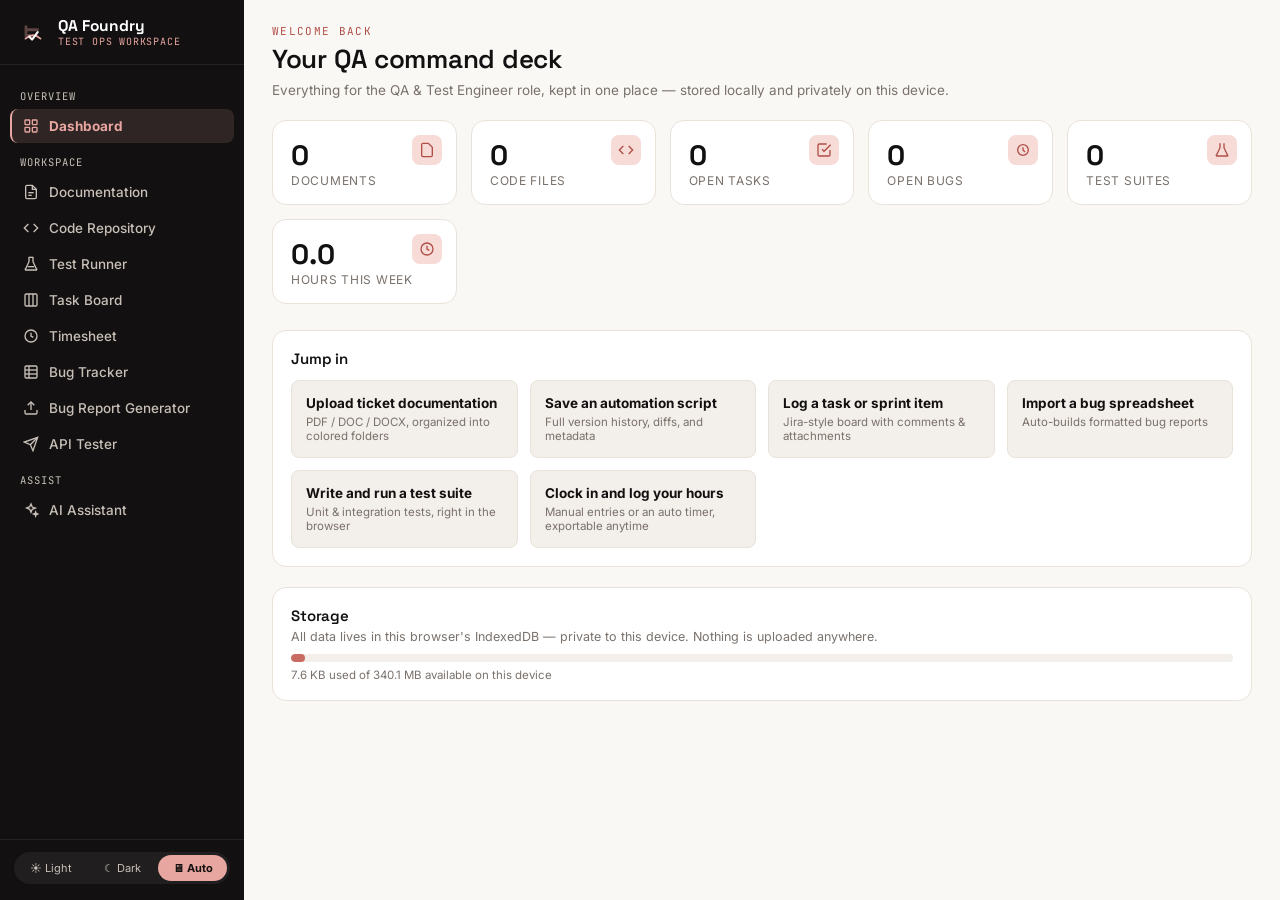
<file: index.html>
<!DOCTYPE html>
<html lang="en">
<head>
<meta charset="UTF-8">
<meta name="viewport" content="width=device-width, initial-scale=1.0">
<title>QA Foundry — Dashboard</title>
<link rel="icon" type="image/svg+xml" href="assets/icons/favicon.svg">
<link rel="stylesheet" href="css/variables.css">
<link rel="stylesheet" href="css/base.css">
<link rel="stylesheet" href="css/layout.css">
<link rel="stylesheet" href="css/components.css">
</head>
<body>
<div class="app-shell">
  <div class="sidebar-scrim"></div>
  <aside class="sidebar">
    <div class="brand">
      <img src="assets/icons/logo.svg" alt="QA Foundry logo">
      <div class="brand-text"><span class="name">QA Foundry</span><span class="tag">Test Ops Workspace</span></div>
    </div>
    <nav class="nav-group">
      <div class="nav-label">Overview</div>
      <a class="nav-link active" href="index.html">
        <svg viewBox="0 0 24 24" fill="none" stroke="currentColor" stroke-width="2"><rect x="3" y="3" width="7" height="7" rx="1"/><rect x="14" y="3" width="7" height="7" rx="1"/><rect x="3" y="14" width="7" height="7" rx="1"/><rect x="14" y="14" width="7" height="7" rx="1"/></svg>
        Dashboard
      </a>
      <div class="nav-label">Workspace</div>
      <a class="nav-link" href="documentation.html">
        <svg viewBox="0 0 24 24" fill="none" stroke="currentColor" stroke-width="2"><path d="M14 2H6a2 2 0 0 0-2 2v16a2 2 0 0 0 2 2h12a2 2 0 0 0 2-2V8z"/><path d="M14 2v6h6"/><line x1="8" y1="13" x2="16" y2="13"/><line x1="8" y1="17" x2="13" y2="17"/></svg>
        Documentation
      </a>
      <a class="nav-link" href="code-repository.html">
        <svg viewBox="0 0 24 24" fill="none" stroke="currentColor" stroke-width="2"><polyline points="16 18 22 12 16 6"/><polyline points="8 6 2 12 8 18"/></svg>
        Code Repository
      </a>
      <a class="nav-link" href="test-runner.html">
        <svg viewBox="0 0 24 24" fill="none" stroke="currentColor" stroke-width="2"><path d="M9 2v6.5L4 19a1 1 0 0 0 1 2h14a1 1 0 0 0 1-2l-5-10.5V2"/><line x1="8.5" y1="2" x2="15.5" y2="2"/><line x1="7" y1="16" x2="17" y2="16"/></svg>
        Test Runner
      </a>
      <a class="nav-link" href="todo-board.html">
        <svg viewBox="0 0 24 24" fill="none" stroke="currentColor" stroke-width="2"><rect x="3" y="3" width="18" height="18" rx="2"/><line x1="9" y1="3" x2="9" y2="21"/><line x1="15" y1="3" x2="15" y2="21"/></svg>
        Task Board
      </a>
      <a class="nav-link" href="timesheet.html">
        <svg viewBox="0 0 24 24" fill="none" stroke="currentColor" stroke-width="2"><circle cx="12" cy="12" r="9"/><polyline points="12 7 12 12 15.5 14"/></svg>
        Timesheet
      </a>
      <a class="nav-link" href="bug-tracker.html">
        <svg viewBox="0 0 24 24" fill="none" stroke="currentColor" stroke-width="2"><rect x="3" y="3" width="18" height="18" rx="2"/><line x1="3" y1="9" x2="21" y2="9"/><line x1="3" y1="15" x2="21" y2="15"/><line x1="9" y1="3" x2="9" y2="21"/></svg>
        Bug Tracker
      </a>
      <a class="nav-link" href="bug-generator.html">
        <svg viewBox="0 0 24 24" fill="none" stroke="currentColor" stroke-width="2"><path d="M21 15v4a2 2 0 0 1-2 2H5a2 2 0 0 1-2-2v-4"/><polyline points="17 8 12 3 7 8"/><line x1="12" y1="3" x2="12" y2="15"/></svg>
        Bug Report Generator
      </a>
      <a class="nav-link" href="api-tester.html">
        <svg viewBox="0 0 24 24" fill="none" stroke="currentColor" stroke-width="2"><line x1="22" y1="2" x2="11" y2="13"/><polygon points="22 2 15 22 11 13 2 9 22 2"/></svg>
        API Tester
      </a>
      <div class="nav-label">Assist</div>
      <a class="nav-link" href="ai-assistant.html">
        <svg viewBox="0 0 24 24" fill="none" stroke="currentColor" stroke-width="2"><path d="M12 3l1.9 4.6L18.5 9l-4.6 1.9L12 15.5l-1.9-4.6L5.5 9l4.6-1.9L12 3z"/><path d="M19 15l.8 2.2L22 18l-2.2.8L19 21l-.8-2.2L16 18l2.2-.8L19 15z"/></svg>
        AI Assistant
      </a>
    </nav>
    <div class="sidebar-foot">
      <div class="theme-switch">
        <button data-mode="light" title="Light">☀ Light</button>
        <button data-mode="dark" title="Dark">☾ Dark</button>
        <button data-mode="system" title="System">🖥 Auto</button>
      </div>
    </div>
  </aside>

  <div class="main-area">
    <header class="topbar">
      <div class="brand"><img src="assets/icons/logo.svg" alt="logo"><div class="brand-text"><span class="name">QA Foundry</span></div></div>
      <button class="menu-toggle" aria-label="Open menu"><svg viewBox="0 0 24 24" fill="none" stroke="currentColor" stroke-width="2"><line x1="3" y1="12" x2="21" y2="12"/><line x1="3" y1="6" x2="21" y2="6"/><line x1="3" y1="18" x2="21" y2="18"/></svg></button>
    </header>

    <main class="page-content">
      <div class="page-header">
        <div>
          <span class="eyebrow">Welcome back</span>
          <h1>Your QA command deck</h1>
          <p class="sub">Everything for the QA & Test Engineer role, kept in one place — stored locally and privately on this device.</p>
        </div>
      </div>

      <div class="stat-grid" id="stat-grid">
        <div class="stat-tile"><div class="stat-icon"><svg viewBox="0 0 24 24" fill="none" stroke="currentColor" stroke-width="2"><path d="M14 2H6a2 2 0 0 0-2 2v16a2 2 0 0 0 2 2h12a2 2 0 0 0 2-2V8z"/></svg></div><div class="stat-num" id="stat-docs">0</div><div class="stat-label">Documents</div></div>
        <div class="stat-tile"><div class="stat-icon"><svg viewBox="0 0 24 24" fill="none" stroke="currentColor" stroke-width="2"><polyline points="16 18 22 12 16 6"/><polyline points="8 6 2 12 8 18"/></svg></div><div class="stat-num" id="stat-code">0</div><div class="stat-label">Code files</div></div>
        <div class="stat-tile"><div class="stat-icon"><svg viewBox="0 0 24 24" fill="none" stroke="currentColor" stroke-width="2"><path d="M9 11l3 3L22 4"/><path d="M21 12v7a2 2 0 0 1-2 2H5a2 2 0 0 1-2-2V5a2 2 0 0 1 2-2h11"/></svg></div><div class="stat-num" id="stat-open-tasks">0</div><div class="stat-label">Open tasks</div></div>
        <div class="stat-tile"><div class="stat-icon"><svg viewBox="0 0 24 24" fill="none" stroke="currentColor" stroke-width="2"><circle cx="12" cy="12" r="8"/><path d="M12 8v4l3 3"/></svg></div><div class="stat-num" id="stat-open-bugs">0</div><div class="stat-label">Open bugs</div></div>
        <div class="stat-tile"><div class="stat-icon"><svg viewBox="0 0 24 24" fill="none" stroke="currentColor" stroke-width="2"><path d="M9 2v6.5L4 19a1 1 0 0 0 1 2h14a1 1 0 0 0 1-2l-5-10.5V2"/></svg></div><div class="stat-num" id="stat-test-suites">0</div><div class="stat-label">Test suites</div></div>
        <div class="stat-tile"><div class="stat-icon"><svg viewBox="0 0 24 24" fill="none" stroke="currentColor" stroke-width="2"><circle cx="12" cy="12" r="9"/><polyline points="12 7 12 12 15.5 14"/></svg></div><div class="stat-num" id="stat-hours-week">0</div><div class="stat-label">Hours this week</div></div>
      </div>

      <div class="panel" style="margin-bottom:20px;">
        <h2 style="font-size:15px; margin-bottom:12px;">Jump in</h2>
        <div class="quick-grid">
          <a class="quick-card" href="documentation.html">
            <span class="qc-title">Upload ticket documentation</span>
            <span class="qc-sub">PDF / DOC / DOCX, organized into colored folders</span>
          </a>
          <a class="quick-card" href="code-repository.html">
            <span class="qc-title">Save an automation script</span>
            <span class="qc-sub">Full version history, diffs, and metadata</span>
          </a>
          <a class="quick-card" href="todo-board.html">
            <span class="qc-title">Log a task or sprint item</span>
            <span class="qc-sub">Jira-style board with comments & attachments</span>
          </a>
          <a class="quick-card" href="bug-generator.html">
            <span class="qc-title">Import a bug spreadsheet</span>
            <span class="qc-sub">Auto-builds formatted bug reports</span>
          </a>
          <a class="quick-card" href="test-runner.html">
            <span class="qc-title">Write and run a test suite</span>
            <span class="qc-sub">Unit & integration tests, right in the browser</span>
          </a>
          <a class="quick-card" href="timesheet.html">
            <span class="qc-title">Clock in and log your hours</span>
            <span class="qc-sub">Manual entries or an auto timer, exportable anytime</span>
          </a>
        </div>
      </div>

      <div class="panel">
        <h2 style="font-size:15px; margin-bottom:4px;">Storage</h2>
        <p class="text-dim" style="font-size:12.5px; margin-bottom:10px;">All data lives in this browser's IndexedDB — private to this device. Nothing is uploaded anywhere.</p>
        <div id="storage-bar-wrap" style="background:var(--bg-sunken); border-radius:var(--radius-pill); height:8px; overflow:hidden; margin-bottom:6px;">
          <div id="storage-bar" style="height:100%; width:2%; background:var(--accent); border-radius:var(--radius-pill);"></div>
        </div>
        <div class="meta-row"><span id="storage-text">Calculating…</span></div>
      </div>
    </main>
  </div>
</div>

<style>
.quick-grid { display: grid; grid-template-columns: repeat(auto-fit, minmax(220px,1fr)); gap: 12px; }
.quick-card {
  display: flex; flex-direction: column; gap: 4px;
  padding: 14px; border-radius: var(--radius-md);
  border: 1px solid var(--border-default); background: var(--bg-sunken);
  transition: all var(--transition-fast);
}
.quick-card:hover { border-color: var(--accent); background: var(--accent-soft); }
.qc-title { font-weight: 700; font-size: 13.5px; }
.qc-sub { font-size: 11.5px; color: var(--text-tertiary); }
</style>

<script src="js/theme.js"></script>
<script src="js/db.js"></script>
<script src="js/validation.js"></script>
<script src="js/toast.js"></script>
<script src="js/sidebar.js"></script>
<script>
(async function () {
  const [docs, code, todos, bugs, testSuites, timesheet] = await Promise.all([
    QAFDB.getAll("files"), QAFDB.getAll("codeFiles"), QAFDB.getAll("todos"), QAFDB.getAll("bugs"), QAFDB.getAll("testSuites"), QAFDB.getAll("timesheetEntries"),
  ]);
  document.getElementById("stat-docs").textContent = docs.length;
  document.getElementById("stat-code").textContent = code.length;
  document.getElementById("stat-open-tasks").textContent = todos.filter(t => t.status !== "done" && t.status !== "closed").length;
  document.getElementById("stat-open-bugs").textContent = bugs.filter(b => (b.status || "").toLowerCase() !== "closed").length;
  document.getElementById("stat-test-suites").textContent = testSuites.length;

  const now = new Date();
  const dayIdx = (now.getDay() + 6) % 7;
  const monday = new Date(now); monday.setDate(now.getDate() - dayIdx);
  const mondayStr = monday.toISOString().slice(0, 10);
  const weekHours = timesheet.filter(e => e.date >= mondayStr).reduce((s, e) => s + (e.hours || 0), 0);
  document.getElementById("stat-hours-week").textContent = weekHours.toFixed(1);

  const usage = await QAFDB.estimateUsage();
  if (usage && usage.quota) {
    const pct = Math.min(100, (usage.usage / usage.quota) * 100);
    document.getElementById("storage-bar").style.width = Math.max(pct, 1.5) + "%";
    document.getElementById("storage-text").textContent =
      `${QAFValidate.fmtBytes(usage.usage)} used of ${QAFValidate.fmtBytes(usage.quota)} available on this device`;
  } else {
    document.getElementById("storage-text").textContent = "Storage estimate unavailable in this browser.";
  }
})();
</script>
</body>
</html>
</file>
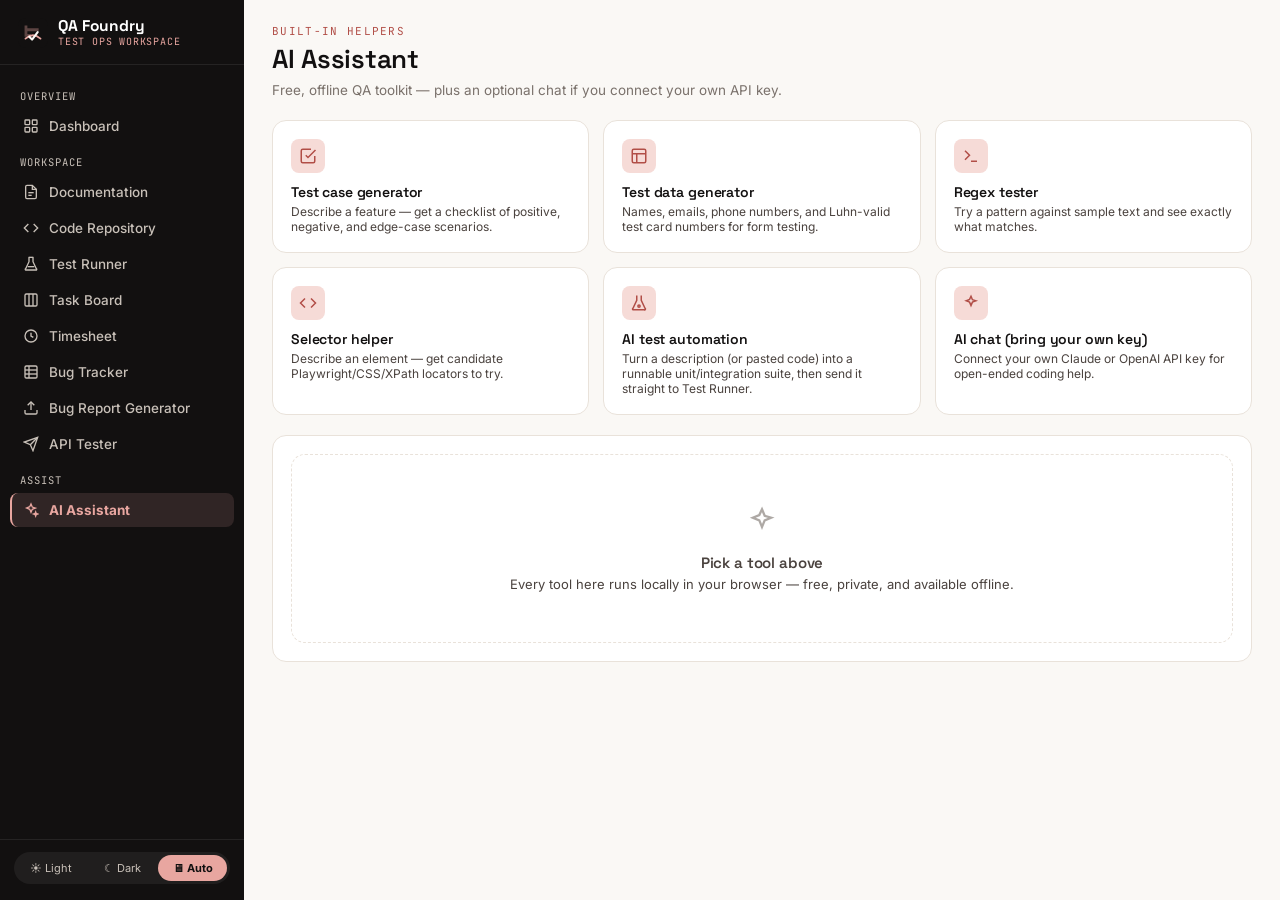
<file: ai-assistant.html>
<!DOCTYPE html>
<html lang="en">
<head>
<meta charset="UTF-8">
<meta name="viewport" content="width=device-width, initial-scale=1.0">
<title>QA Foundry — AI Assistant</title>
<link rel="icon" type="image/svg+xml" href="assets/icons/favicon.svg">
<link rel="stylesheet" href="css/variables.css">
<link rel="stylesheet" href="css/base.css">
<link rel="stylesheet" href="css/layout.css">
<link rel="stylesheet" href="css/components.css">
<link rel="stylesheet" href="css/ai-assistant.css">
</head>
<body>
<div class="app-shell">
  <div class="sidebar-scrim"></div>
  <aside class="sidebar">
    <div class="brand">
      <img src="assets/icons/logo.svg" alt="QA Foundry logo">
      <div class="brand-text"><span class="name">QA Foundry</span><span class="tag">Test Ops Workspace</span></div>
    </div>
    <nav class="nav-group">
      <div class="nav-label">Overview</div>
      <a class="nav-link" href="index.html">
        <svg viewBox="0 0 24 24" fill="none" stroke="currentColor" stroke-width="2"><rect x="3" y="3" width="7" height="7" rx="1"/><rect x="14" y="3" width="7" height="7" rx="1"/><rect x="3" y="14" width="7" height="7" rx="1"/><rect x="14" y="14" width="7" height="7" rx="1"/></svg>
        Dashboard
      </a>
      <div class="nav-label">Workspace</div>
      <a class="nav-link" href="documentation.html">
        <svg viewBox="0 0 24 24" fill="none" stroke="currentColor" stroke-width="2"><path d="M14 2H6a2 2 0 0 0-2 2v16a2 2 0 0 0 2 2h12a2 2 0 0 0 2-2V8z"/><path d="M14 2v6h6"/><line x1="8" y1="13" x2="16" y2="13"/><line x1="8" y1="17" x2="13" y2="17"/></svg>
        Documentation
      </a>
      <a class="nav-link" href="code-repository.html">
        <svg viewBox="0 0 24 24" fill="none" stroke="currentColor" stroke-width="2"><polyline points="16 18 22 12 16 6"/><polyline points="8 6 2 12 8 18"/></svg>
        Code Repository
      </a>
      <a class="nav-link" href="test-runner.html">
        <svg viewBox="0 0 24 24" fill="none" stroke="currentColor" stroke-width="2"><path d="M9 2v6.5L4 19a1 1 0 0 0 1 2h14a1 1 0 0 0 1-2l-5-10.5V2"/><line x1="8.5" y1="2" x2="15.5" y2="2"/><line x1="7" y1="16" x2="17" y2="16"/></svg>
        Test Runner
      </a>
      <a class="nav-link" href="todo-board.html">
        <svg viewBox="0 0 24 24" fill="none" stroke="currentColor" stroke-width="2"><rect x="3" y="3" width="18" height="18" rx="2"/><line x1="9" y1="3" x2="9" y2="21"/><line x1="15" y1="3" x2="15" y2="21"/></svg>
        Task Board
      </a>
      <a class="nav-link" href="timesheet.html">
        <svg viewBox="0 0 24 24" fill="none" stroke="currentColor" stroke-width="2"><circle cx="12" cy="12" r="9"/><polyline points="12 7 12 12 15.5 14"/></svg>
        Timesheet
      </a>
      <a class="nav-link" href="bug-tracker.html">
        <svg viewBox="0 0 24 24" fill="none" stroke="currentColor" stroke-width="2"><rect x="3" y="3" width="18" height="18" rx="2"/><line x1="3" y1="9" x2="21" y2="9"/><line x1="3" y1="15" x2="21" y2="15"/><line x1="9" y1="3" x2="9" y2="21"/></svg>
        Bug Tracker
      </a>
      <a class="nav-link" href="bug-generator.html">
        <svg viewBox="0 0 24 24" fill="none" stroke="currentColor" stroke-width="2"><path d="M21 15v4a2 2 0 0 1-2 2H5a2 2 0 0 1-2-2v-4"/><polyline points="17 8 12 3 7 8"/><line x1="12" y1="3" x2="12" y2="15"/></svg>
        Bug Report Generator
      </a>
      <a class="nav-link" href="api-tester.html">
        <svg viewBox="0 0 24 24" fill="none" stroke="currentColor" stroke-width="2"><line x1="22" y1="2" x2="11" y2="13"/><polygon points="22 2 15 22 11 13 2 9 22 2"/></svg>
        API Tester
      </a>
      <div class="nav-label">Assist</div>
      <a class="nav-link active" href="ai-assistant.html">
        <svg viewBox="0 0 24 24" fill="none" stroke="currentColor" stroke-width="2"><path d="M12 3l1.9 4.6L18.5 9l-4.6 1.9L12 15.5l-1.9-4.6L5.5 9l4.6-1.9L12 3z"/><path d="M19 15l.8 2.2L22 18l-2.2.8L19 21l-.8-2.2L16 18l2.2-.8L19 15z"/></svg>
        AI Assistant
      </a>
    </nav>
    <div class="sidebar-foot">
      <div class="theme-switch">
        <button data-mode="light">☀ Light</button>
        <button data-mode="dark">☾ Dark</button>
        <button data-mode="system">🖥 Auto</button>
      </div>
    </div>
  </aside>

  <div class="main-area">
    <header class="topbar">
      <div class="brand"><img src="assets/icons/logo.svg" alt="logo"><div class="brand-text"><span class="name">QA Foundry</span></div></div>
      <button class="menu-toggle" aria-label="Open menu"><svg viewBox="0 0 24 24" fill="none" stroke="currentColor" stroke-width="2"><line x1="3" y1="12" x2="21" y2="12"/><line x1="3" y1="6" x2="21" y2="6"/><line x1="3" y1="18" x2="21" y2="18"/></svg></button>
    </header>

    <main class="page-content">
      <div class="page-header">
        <div>
          <span class="eyebrow">Built-in helpers</span>
          <h1>AI Assistant</h1>
          <p class="sub">Free, offline QA toolkit — plus an optional chat if you connect your own API key.</p>
        </div>
      </div>

      <div class="assist-grid" id="tool-cards">
        <div class="card tool-card panel" data-tool="testcases">
          <div class="tc-icon"><svg viewBox="0 0 24 24" fill="none" stroke="currentColor" stroke-width="2"><path d="M9 11l3 3L22 4"/><path d="M21 12v7a2 2 0 0 1-2 2H5a2 2 0 0 1-2-2V5a2 2 0 0 1 2-2h11"/></svg></div>
          <h3>Test case generator</h3>
          <p>Describe a feature — get a checklist of positive, negative, and edge-case scenarios.</p>
        </div>
        <div class="card tool-card panel" data-tool="testdata">
          <div class="tc-icon"><svg viewBox="0 0 24 24" fill="none" stroke="currentColor" stroke-width="2"><rect x="3" y="3" width="18" height="18" rx="2"/><line x1="3" y1="9" x2="21" y2="9"/><line x1="9" y1="21" x2="9" y2="9"/></svg></div>
          <h3>Test data generator</h3>
          <p>Names, emails, phone numbers, and Luhn-valid test card numbers for form testing.</p>
        </div>
        <div class="card tool-card panel" data-tool="regex">
          <div class="tc-icon"><svg viewBox="0 0 24 24" fill="none" stroke="currentColor" stroke-width="2"><polyline points="4 17 10 11 4 5"/><line x1="12" y1="19" x2="20" y2="19"/></svg></div>
          <h3>Regex tester</h3>
          <p>Try a pattern against sample text and see exactly what matches.</p>
        </div>
        <div class="card tool-card panel" data-tool="selectors">
          <div class="tc-icon"><svg viewBox="0 0 24 24" fill="none" stroke="currentColor" stroke-width="2"><polyline points="16 18 22 12 16 6"/><polyline points="8 6 2 12 8 18"/></svg></div>
          <h3>Selector helper</h3>
          <p>Describe an element — get candidate Playwright/CSS/XPath locators to try.</p>
        </div>
        <div class="card tool-card panel" data-tool="testautomation">
          <div class="tc-icon"><svg viewBox="0 0 24 24" fill="none" stroke="currentColor" stroke-width="2"><path d="M9 2v6.5L4 19a1 1 0 0 0 1 2h14a1 1 0 0 0 1-2l-5-10.5V2"/><circle cx="12" cy="16" r="1.5"/></svg></div>
          <h3>AI test automation</h3>
          <p>Turn a description (or pasted code) into a runnable unit/integration suite, then send it straight to Test Runner.</p>
        </div>
        <div class="card tool-card panel" data-tool="chat">
          <div class="tc-icon"><svg viewBox="0 0 24 24" fill="none" stroke="currentColor" stroke-width="2"><path d="M12 3l1.9 4.6L18.5 9l-4.6 1.9L12 15.5l-1.9-4.6L5.5 9l4.6-1.9L12 3z"/></svg></div>
          <h3>AI chat (bring your own key)</h3>
          <p>Connect your own Claude or OpenAI API key for open-ended coding help.</p>
        </div>
      </div>

      <div class="panel">
        <!-- Test case generator -->
        <div class="tool-panel" id="panel-testcases">
          <h2 style="font-size:15px;">Test case generator</h2>
          <div class="field">
            <label>What are you testing?</label>
            <input type="text" id="tc-input" placeholder="e.g. login form, file upload, checkout with coupon, search API">
          </div>
          <button class="btn btn-primary" id="tc-generate">Generate checklist</button>
          <div class="gen-checklist" id="tc-output" style="margin-top:16px;"></div>
        </div>

        <!-- Test data generator -->
        <div class="tool-panel" id="panel-testdata">
          <h2 style="font-size:15px;">Test data generator</h2>
          <div class="flex gap-10" style="flex-wrap:wrap; align-items:flex-end; margin-bottom:12px;">
            <div class="field" style="margin:0;">
              <label>Data type</label>
              <select id="td-type">
                <option value="person">Full names</option>
                <option value="email">Emails</option>
                <option value="phone">Phone numbers</option>
                <option value="card">Test credit card numbers (Luhn-valid)</option>
                <option value="uuid">UUIDs</option>
                <option value="address">Addresses</option>
              </select>
            </div>
            <div class="field" style="margin:0; max-width:100px;">
              <label>Count</label>
              <input type="number" id="td-count" value="10" min="1" max="200">
            </div>
            <button class="btn btn-primary" id="td-generate">Generate</button>
            <button class="btn" id="td-copy">Copy</button>
          </div>
          <div class="result-block" id="td-output">Nothing generated yet.</div>
        </div>

        <!-- Regex tester -->
        <div class="tool-panel" id="panel-regex">
          <h2 style="font-size:15px;">Regex tester</h2>
          <div class="field">
            <label>Pattern</label>
            <input type="text" id="rx-pattern" placeholder="e.g. ^[\\w.-]+@[\\w.-]+\\.\\w+$" class="mono">
          </div>
          <div class="field">
            <label>Flags</label>
            <input type="text" id="rx-flags" placeholder="g, i, m…" value="g" style="max-width:120px;">
          </div>
          <div class="field">
            <label>Test string</label>
            <textarea id="rx-text" placeholder="Paste sample text here…"></textarea>
          </div>
          <button class="btn btn-primary" id="rx-run">Test pattern</button>
          <div class="result-block" id="rx-output" style="margin-top:12px;">Results will appear here.</div>
        </div>

        <!-- Selector helper -->
        <div class="tool-panel" id="panel-selectors">
          <h2 style="font-size:15px;">Selector helper</h2>
          <div class="field">
            <label>Describe the element</label>
            <input type="text" id="sel-input" placeholder="e.g. Submit button, Email input, 'Add to cart' link">
          </div>
          <div class="field">
            <label>Element type (optional)</label>
            <select id="sel-tag">
              <option value="">Not sure</option>
              <option value="button">button</option>
              <option value="input">input</option>
              <option value="a">link (a)</option>
              <option value="select">select</option>
              <option value="div">div / generic container</option>
            </select>
          </div>
          <button class="btn btn-primary" id="sel-generate">Suggest locators</button>
          <div class="result-block" id="sel-output" style="margin-top:12px;">Locator suggestions will appear here.</div>
        </div>

        <!-- AI test automation -->
        <div class="tool-panel" id="panel-testautomation">
          <h2 style="font-size:15px;">AI test automation</h2>
          <p class="text-dim" style="font-size:12.5px; margin-top:-6px;">
            Describe what you want tested (and optionally paste the code being tested). This builds a runnable
            <span class="mono">describe</span>/<span class="mono">it</span> suite — using your connected AI key for a smarter result if you've set one up on the AI chat tool, or a built-in generator otherwise — that you can send straight to the Test Runner.
          </p>
          <div class="field">
            <label>What should this suite test?</label>
            <textarea id="ta-description" placeholder="e.g. a function that validates an email address; a login API endpoint; a discount calculator" style="min-height:60px;"></textarea>
          </div>
          <div class="field">
            <label>Paste the code being tested (optional)</label>
            <textarea id="ta-code" class="mono" placeholder="function isValidEmail(email) { ... }" style="min-height:110px; font-size:12.5px;"></textarea>
          </div>
          <div class="flex gap-10" style="flex-wrap:wrap; align-items:flex-end; margin-bottom:12px;">
            <div class="field" style="margin:0;">
              <label>Suite type</label>
              <select id="ta-type"><option value="unit">Unit test</option><option value="integration">Integration test</option></select>
            </div>
            <button class="btn btn-primary" id="ta-generate">Generate test suite</button>
          </div>
          <div class="result-block" id="ta-output" style="margin-bottom:12px;">Generated test code will appear here.</div>
          <div class="flex gap-10">
            <button class="btn" id="ta-copy">Copy code</button>
            <button class="btn btn-primary" id="ta-send-runner">Send to Test Runner</button>
          </div>
        </div>

        <!-- Chat / BYOK -->
        <div class="tool-panel" id="panel-chat">
          <h2 style="font-size:15px;">AI chat</h2>
          <div class="key-banner">
            <svg viewBox="0 0 24 24" fill="none" stroke="currentColor" stroke-width="2"><circle cx="12" cy="12" r="10"/><line x1="12" y1="8" x2="12" y2="12"/><line x1="12" y1="16" x2="12.01" y2="16"/></svg>
            <div>
              This app doesn't ship with a hosted AI model. To chat here, paste your own Anthropic or OpenAI API key —
              it's stored only in this browser's local storage and sent directly to the provider you choose.
              Some providers block direct browser requests (CORS); if a request fails for that reason, the tools above still work fully offline with no key needed.
            </div>
          </div>
          <div class="flex gap-10" style="flex-wrap:wrap; margin-bottom:12px;">
            <div class="field" style="margin:0;">
              <label>Provider</label>
              <select id="chat-provider">
                <option value="anthropic">Anthropic (Claude)</option>
                <option value="openai">OpenAI</option>
              </select>
            </div>
            <div class="field" style="margin:0; flex:1; min-width:220px;">
              <label>API key</label>
              <input type="password" id="chat-key" placeholder="sk-… or your Anthropic key">
            </div>
            <button class="btn" id="chat-save-key" style="align-self:flex-end;">Save key locally</button>
          </div>
          <div class="chat-log" id="chat-log">
            <div class="chat-msg sys">Connect a key above, then ask a coding or QA question.</div>
          </div>
          <div class="flex gap-10">
            <input type="text" id="chat-input" placeholder="Ask about a Playwright error, a regex, a test strategy…">
            <button class="btn btn-primary" id="chat-send">Send</button>
          </div>
        </div>

        <div id="tool-placeholder">
          <div class="empty-state">
            <svg viewBox="0 0 24 24" fill="none" stroke="currentColor" stroke-width="1.6"><path d="M12 3l1.9 4.6L18.5 9l-4.6 1.9L12 15.5l-1.9-4.6L5.5 9l4.6-1.9L12 3z"/></svg>
            <h3>Pick a tool above</h3>
            <p>Every tool here runs locally in your browser — free, private, and available offline.</p>
          </div>
        </div>
      </div>
    </main>
  </div>
</div>

<script src="js/theme.js"></script>
<script src="js/db.js"></script>
<script src="js/validation.js"></script>
<script src="js/toast.js"></script>
<script src="js/sidebar.js"></script>
<script src="js/ai-assistant.js"></script>
</body>
</html>
</file>
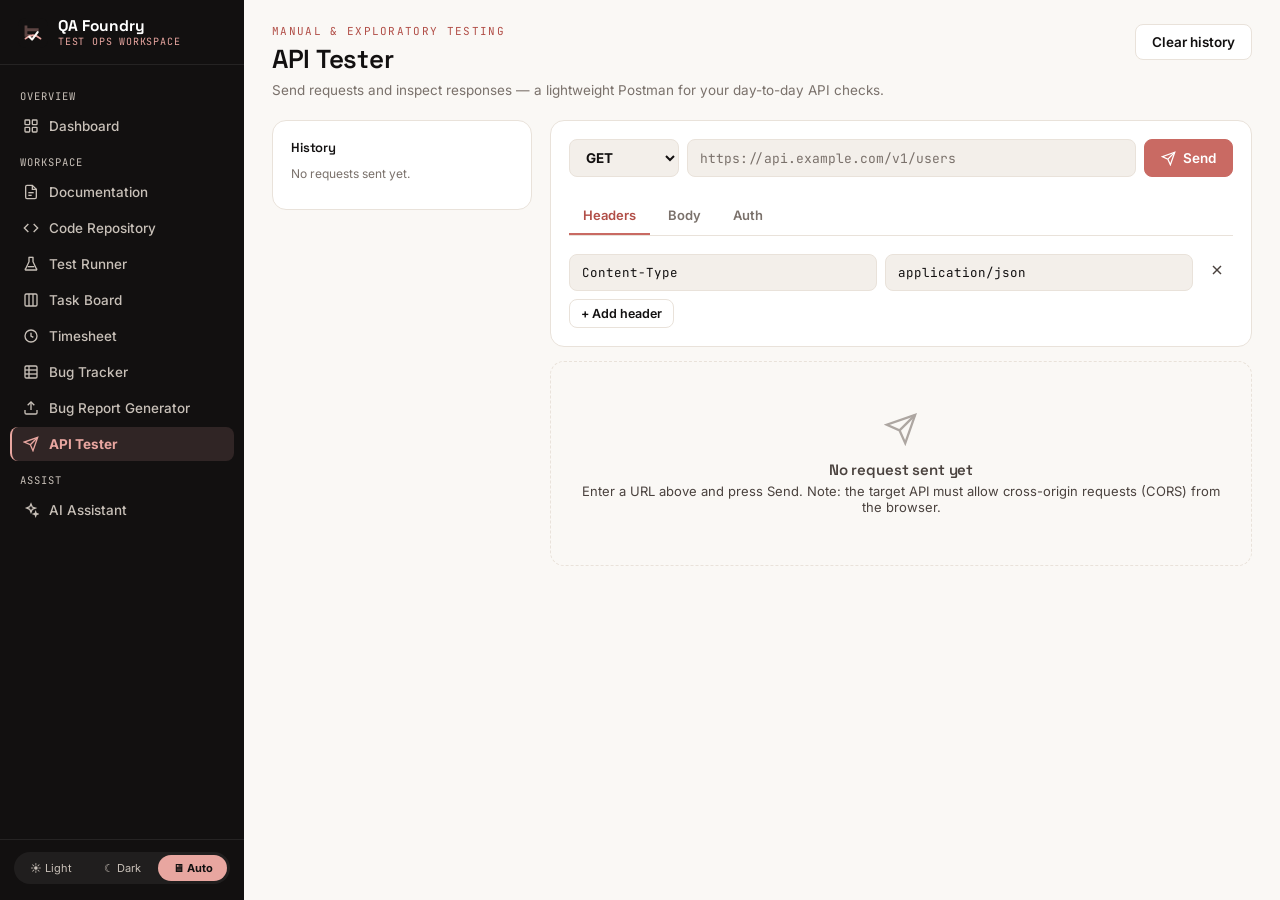
<file: api-tester.html>
<!DOCTYPE html>
<html lang="en">
<head>
<meta charset="UTF-8">
<meta name="viewport" content="width=device-width, initial-scale=1.0">
<title>QA Foundry — API Tester</title>
<link rel="icon" type="image/svg+xml" href="assets/icons/favicon.svg">
<link rel="stylesheet" href="css/variables.css">
<link rel="stylesheet" href="css/base.css">
<link rel="stylesheet" href="css/layout.css">
<link rel="stylesheet" href="css/components.css">
<link rel="stylesheet" href="css/api-tester.css">
</head>
<body>
<div class="app-shell">
  <div class="sidebar-scrim"></div>
  <aside class="sidebar">
    <div class="brand">
      <img src="assets/icons/logo.svg" alt="QA Foundry logo">
      <div class="brand-text"><span class="name">QA Foundry</span><span class="tag">Test Ops Workspace</span></div>
    </div>
    <nav class="nav-group">
      <div class="nav-label">Overview</div>
      <a class="nav-link" href="index.html">
        <svg viewBox="0 0 24 24" fill="none" stroke="currentColor" stroke-width="2"><rect x="3" y="3" width="7" height="7" rx="1"/><rect x="14" y="3" width="7" height="7" rx="1"/><rect x="3" y="14" width="7" height="7" rx="1"/><rect x="14" y="14" width="7" height="7" rx="1"/></svg>
        Dashboard
      </a>
      <div class="nav-label">Workspace</div>
      <a class="nav-link" href="documentation.html">
        <svg viewBox="0 0 24 24" fill="none" stroke="currentColor" stroke-width="2"><path d="M14 2H6a2 2 0 0 0-2 2v16a2 2 0 0 0 2 2h12a2 2 0 0 0 2-2V8z"/><path d="M14 2v6h6"/><line x1="8" y1="13" x2="16" y2="13"/><line x1="8" y1="17" x2="13" y2="17"/></svg>
        Documentation
      </a>
      <a class="nav-link" href="code-repository.html">
        <svg viewBox="0 0 24 24" fill="none" stroke="currentColor" stroke-width="2"><polyline points="16 18 22 12 16 6"/><polyline points="8 6 2 12 8 18"/></svg>
        Code Repository
      </a>
      <a class="nav-link" href="test-runner.html">
        <svg viewBox="0 0 24 24" fill="none" stroke="currentColor" stroke-width="2"><path d="M9 2v6.5L4 19a1 1 0 0 0 1 2h14a1 1 0 0 0 1-2l-5-10.5V2"/><line x1="8.5" y1="2" x2="15.5" y2="2"/><line x1="7" y1="16" x2="17" y2="16"/></svg>
        Test Runner
      </a>
      <a class="nav-link" href="todo-board.html">
        <svg viewBox="0 0 24 24" fill="none" stroke="currentColor" stroke-width="2"><rect x="3" y="3" width="18" height="18" rx="2"/><line x1="9" y1="3" x2="9" y2="21"/><line x1="15" y1="3" x2="15" y2="21"/></svg>
        Task Board
      </a>
      <a class="nav-link" href="timesheet.html">
        <svg viewBox="0 0 24 24" fill="none" stroke="currentColor" stroke-width="2"><circle cx="12" cy="12" r="9"/><polyline points="12 7 12 12 15.5 14"/></svg>
        Timesheet
      </a>
      <a class="nav-link" href="bug-tracker.html">
        <svg viewBox="0 0 24 24" fill="none" stroke="currentColor" stroke-width="2"><rect x="3" y="3" width="18" height="18" rx="2"/><line x1="3" y1="9" x2="21" y2="9"/><line x1="3" y1="15" x2="21" y2="15"/><line x1="9" y1="3" x2="9" y2="21"/></svg>
        Bug Tracker
      </a>
      <a class="nav-link" href="bug-generator.html">
        <svg viewBox="0 0 24 24" fill="none" stroke="currentColor" stroke-width="2"><path d="M21 15v4a2 2 0 0 1-2 2H5a2 2 0 0 1-2-2v-4"/><polyline points="17 8 12 3 7 8"/><line x1="12" y1="3" x2="12" y2="15"/></svg>
        Bug Report Generator
      </a>
      <a class="nav-link active" href="api-tester.html">
        <svg viewBox="0 0 24 24" fill="none" stroke="currentColor" stroke-width="2"><line x1="22" y1="2" x2="11" y2="13"/><polygon points="22 2 15 22 11 13 2 9 22 2"/></svg>
        API Tester
      </a>
      <div class="nav-label">Assist</div>
      <a class="nav-link" href="ai-assistant.html">
        <svg viewBox="0 0 24 24" fill="none" stroke="currentColor" stroke-width="2"><path d="M12 3l1.9 4.6L18.5 9l-4.6 1.9L12 15.5l-1.9-4.6L5.5 9l4.6-1.9L12 3z"/><path d="M19 15l.8 2.2L22 18l-2.2.8L19 21l-.8-2.2L16 18l2.2-.8L19 15z"/></svg>
        AI Assistant
      </a>
    </nav>
    <div class="sidebar-foot">
      <div class="theme-switch">
        <button data-mode="light">☀ Light</button>
        <button data-mode="dark">☾ Dark</button>
        <button data-mode="system">🖥 Auto</button>
      </div>
    </div>
  </aside>

  <div class="main-area">
    <header class="topbar">
      <div class="brand"><img src="assets/icons/logo.svg" alt="logo"><div class="brand-text"><span class="name">QA Foundry</span></div></div>
      <button class="menu-toggle" aria-label="Open menu"><svg viewBox="0 0 24 24" fill="none" stroke="currentColor" stroke-width="2"><line x1="3" y1="12" x2="21" y2="12"/><line x1="3" y1="6" x2="21" y2="6"/><line x1="3" y1="18" x2="21" y2="18"/></svg></button>
    </header>

    <main class="page-content">
      <div class="page-header">
        <div>
          <span class="eyebrow">Manual & exploratory testing</span>
          <h1>API Tester</h1>
          <p class="sub">Send requests and inspect responses — a lightweight Postman for your day-to-day API checks.</p>
        </div>
        <button class="btn" id="btn-clear-history">Clear history</button>
      </div>

      <div class="api-layout">
        <div class="panel">
          <h2 style="font-size:13px; margin-bottom:10px;">History</h2>
          <div class="history-list" id="history-list"></div>
        </div>

        <div>
          <div class="panel" style="margin-bottom:14px;">
            <div class="request-bar">
              <select id="req-method">
                <option>GET</option><option>POST</option><option>PUT</option><option>PATCH</option><option>DELETE</option>
              </select>
              <input type="text" id="req-url" placeholder="https://api.example.com/v1/users">
              <button class="btn btn-primary" id="btn-send">
                <svg viewBox="0 0 24 24" fill="none" stroke="currentColor" stroke-width="2"><line x1="22" y1="2" x2="11" y2="13"/><polygon points="22 2 15 22 11 13 2 9 22 2"/></svg>
                Send
              </button>
            </div>
            <div class="field" id="field-url" style="margin-bottom:6px;"><span class="error-text"></span></div>

            <div class="tabs">
              <button class="tab-btn active" data-tab="headers">Headers</button>
              <button class="tab-btn" data-tab="body">Body</button>
              <button class="tab-btn" data-tab="auth">Auth</button>
            </div>

            <div id="req-tab-headers">
              <div id="header-rows"></div>
              <button class="btn btn-sm" id="btn-add-header">+ Add header</button>
            </div>

            <div id="req-tab-body" class="hidden">
              <div class="field" style="margin-bottom:8px;">
                <label>Body type</label>
                <select id="body-type"><option>None</option><option selected>JSON</option><option>Text</option></select>
              </div>
              <textarea id="req-body" placeholder='{
  "key": "value"
}' style="min-height:160px; font-family:var(--font-mono); font-size:12.5px;"></textarea>
            </div>

            <div id="req-tab-auth" class="hidden">
              <div class="field" style="margin-bottom:0;">
                <label>Bearer token (optional)</label>
                <input type="text" id="req-token" placeholder="Adds an Authorization: Bearer … header">
              </div>
            </div>
          </div>

          <div class="panel" id="response-panel" style="display:none;">
            <div class="response-status">
              <span class="status-pill" id="resp-status"></span>
              <span class="text-dim" id="resp-time"></span>
              <span class="text-dim" id="resp-size"></span>
            </div>
            <div class="tabs">
              <button class="tab-btn active" data-rtab="body">Response body</button>
              <button class="tab-btn" data-rtab="headers">Response headers</button>
            </div>
            <div id="resp-tab-body"><div class="response-body" id="resp-body"></div></div>
            <div id="resp-tab-headers" class="hidden"><div class="response-body" id="resp-headers"></div></div>
          </div>

          <div class="empty-state" id="response-empty">
            <svg viewBox="0 0 24 24" fill="none" stroke="currentColor" stroke-width="1.6"><line x1="22" y1="2" x2="11" y2="13"/><polygon points="22 2 15 22 11 13 2 9 22 2"/></svg>
            <h3>No request sent yet</h3>
            <p>Enter a URL above and press Send. Note: the target API must allow cross-origin requests (CORS) from the browser.</p>
          </div>
        </div>
      </div>
    </main>
  </div>
</div>

<script src="js/theme.js"></script>
<script src="js/db.js"></script>
<script src="js/validation.js"></script>
<script src="js/toast.js"></script>
<script src="js/sidebar.js"></script>
<script src="js/api-tester.js"></script>
</body>
</html>
</file>
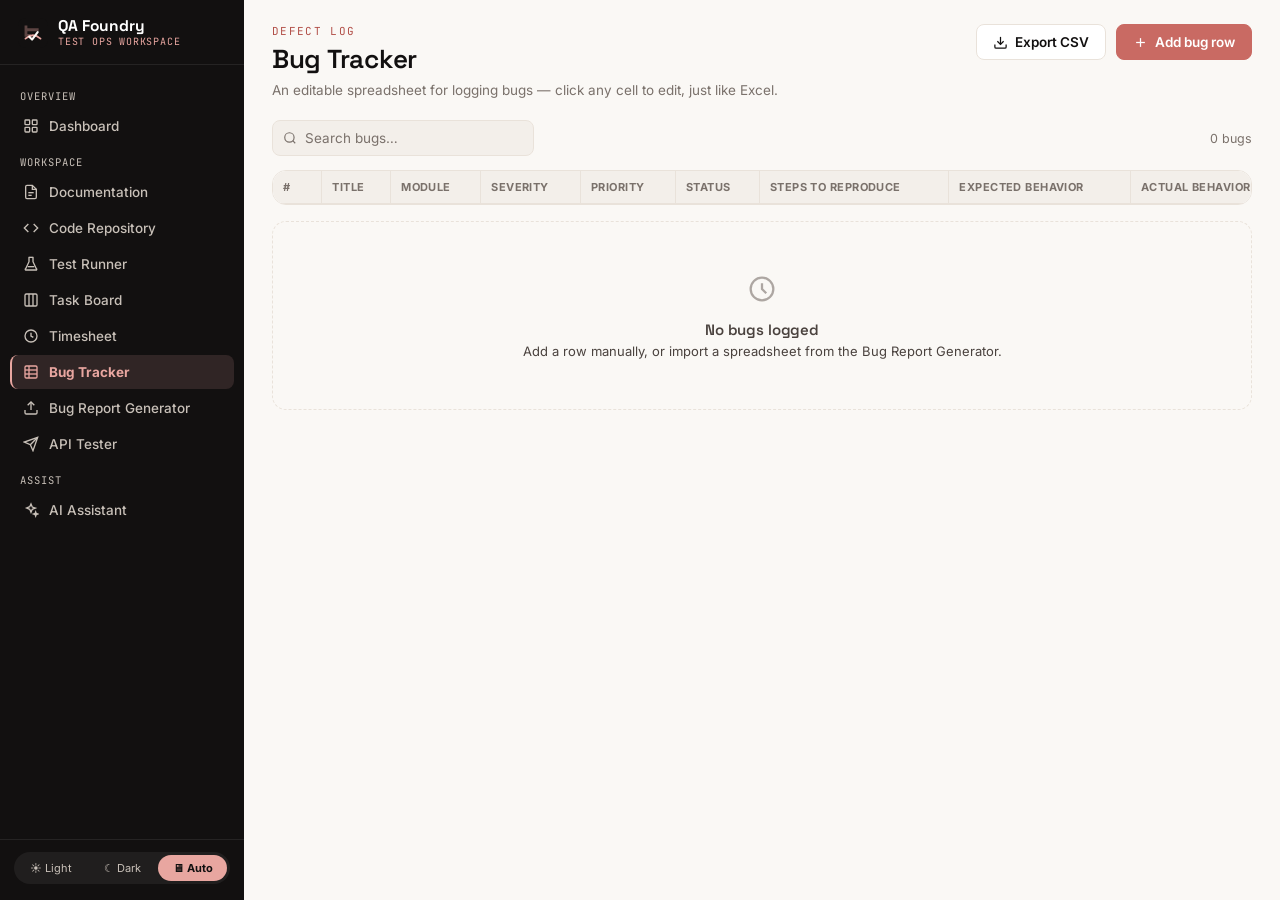
<file: bug-tracker.html>
<!DOCTYPE html>
<html lang="en">
<head>
<meta charset="UTF-8">
<meta name="viewport" content="width=device-width, initial-scale=1.0">
<title>QA Foundry — Bug Tracker</title>
<link rel="icon" type="image/svg+xml" href="assets/icons/favicon.svg">
<link rel="stylesheet" href="css/variables.css">
<link rel="stylesheet" href="css/base.css">
<link rel="stylesheet" href="css/layout.css">
<link rel="stylesheet" href="css/components.css">
<link rel="stylesheet" href="css/bug-tracker.css">
</head>
<body>
<div class="app-shell">
  <div class="sidebar-scrim"></div>
  <aside class="sidebar">
    <div class="brand">
      <img src="assets/icons/logo.svg" alt="QA Foundry logo">
      <div class="brand-text"><span class="name">QA Foundry</span><span class="tag">Test Ops Workspace</span></div>
    </div>
    <nav class="nav-group">
      <div class="nav-label">Overview</div>
      <a class="nav-link" href="index.html">
        <svg viewBox="0 0 24 24" fill="none" stroke="currentColor" stroke-width="2"><rect x="3" y="3" width="7" height="7" rx="1"/><rect x="14" y="3" width="7" height="7" rx="1"/><rect x="3" y="14" width="7" height="7" rx="1"/><rect x="14" y="14" width="7" height="7" rx="1"/></svg>
        Dashboard
      </a>
      <div class="nav-label">Workspace</div>
      <a class="nav-link" href="documentation.html">
        <svg viewBox="0 0 24 24" fill="none" stroke="currentColor" stroke-width="2"><path d="M14 2H6a2 2 0 0 0-2 2v16a2 2 0 0 0 2 2h12a2 2 0 0 0 2-2V8z"/><path d="M14 2v6h6"/><line x1="8" y1="13" x2="16" y2="13"/><line x1="8" y1="17" x2="13" y2="17"/></svg>
        Documentation
      </a>
      <a class="nav-link" href="code-repository.html">
        <svg viewBox="0 0 24 24" fill="none" stroke="currentColor" stroke-width="2"><polyline points="16 18 22 12 16 6"/><polyline points="8 6 2 12 8 18"/></svg>
        Code Repository
      </a>
      <a class="nav-link" href="test-runner.html">
        <svg viewBox="0 0 24 24" fill="none" stroke="currentColor" stroke-width="2"><path d="M9 2v6.5L4 19a1 1 0 0 0 1 2h14a1 1 0 0 0 1-2l-5-10.5V2"/><line x1="8.5" y1="2" x2="15.5" y2="2"/><line x1="7" y1="16" x2="17" y2="16"/></svg>
        Test Runner
      </a>
      <a class="nav-link" href="todo-board.html">
        <svg viewBox="0 0 24 24" fill="none" stroke="currentColor" stroke-width="2"><rect x="3" y="3" width="18" height="18" rx="2"/><line x1="9" y1="3" x2="9" y2="21"/><line x1="15" y1="3" x2="15" y2="21"/></svg>
        Task Board
      </a>
      <a class="nav-link" href="timesheet.html">
        <svg viewBox="0 0 24 24" fill="none" stroke="currentColor" stroke-width="2"><circle cx="12" cy="12" r="9"/><polyline points="12 7 12 12 15.5 14"/></svg>
        Timesheet
      </a>
      <a class="nav-link active" href="bug-tracker.html">
        <svg viewBox="0 0 24 24" fill="none" stroke="currentColor" stroke-width="2"><rect x="3" y="3" width="18" height="18" rx="2"/><line x1="3" y1="9" x2="21" y2="9"/><line x1="3" y1="15" x2="21" y2="15"/><line x1="9" y1="3" x2="9" y2="21"/></svg>
        Bug Tracker
      </a>
      <a class="nav-link" href="bug-generator.html">
        <svg viewBox="0 0 24 24" fill="none" stroke="currentColor" stroke-width="2"><path d="M21 15v4a2 2 0 0 1-2 2H5a2 2 0 0 1-2-2v-4"/><polyline points="17 8 12 3 7 8"/><line x1="12" y1="3" x2="12" y2="15"/></svg>
        Bug Report Generator
      </a>
      <a class="nav-link" href="api-tester.html">
        <svg viewBox="0 0 24 24" fill="none" stroke="currentColor" stroke-width="2"><line x1="22" y1="2" x2="11" y2="13"/><polygon points="22 2 15 22 11 13 2 9 22 2"/></svg>
        API Tester
      </a>
      <div class="nav-label">Assist</div>
      <a class="nav-link" href="ai-assistant.html">
        <svg viewBox="0 0 24 24" fill="none" stroke="currentColor" stroke-width="2"><path d="M12 3l1.9 4.6L18.5 9l-4.6 1.9L12 15.5l-1.9-4.6L5.5 9l4.6-1.9L12 3z"/><path d="M19 15l.8 2.2L22 18l-2.2.8L19 21l-.8-2.2L16 18l2.2-.8L19 15z"/></svg>
        AI Assistant
      </a>
    </nav>
    <div class="sidebar-foot">
      <div class="theme-switch">
        <button data-mode="light">☀ Light</button>
        <button data-mode="dark">☾ Dark</button>
        <button data-mode="system">🖥 Auto</button>
      </div>
    </div>
  </aside>

  <div class="main-area">
    <header class="topbar">
      <div class="brand"><img src="assets/icons/logo.svg" alt="logo"><div class="brand-text"><span class="name">QA Foundry</span></div></div>
      <button class="menu-toggle" aria-label="Open menu"><svg viewBox="0 0 24 24" fill="none" stroke="currentColor" stroke-width="2"><line x1="3" y1="12" x2="21" y2="12"/><line x1="3" y1="6" x2="21" y2="6"/><line x1="3" y1="18" x2="21" y2="18"/></svg></button>
    </header>

    <main class="page-content">
      <div class="page-header">
        <div>
          <span class="eyebrow">Defect log</span>
          <h1>Bug Tracker</h1>
          <p class="sub">An editable spreadsheet for logging bugs — click any cell to edit, just like Excel.</p>
        </div>
        <div class="flex gap-10">
          <button class="btn" id="btn-export-csv">
            <svg viewBox="0 0 24 24" fill="none" stroke="currentColor" stroke-width="2"><path d="M21 15v4a2 2 0 0 1-2 2H5a2 2 0 0 1-2-2v-4"/><polyline points="7 10 12 15 17 10"/><line x1="12" y1="15" x2="12" y2="3"/></svg>
            Export CSV
          </button>
          <button class="btn btn-primary" id="btn-add-row">
            <svg viewBox="0 0 24 24" fill="none" stroke="currentColor" stroke-width="2"><line x1="12" y1="5" x2="12" y2="19"/><line x1="5" y1="12" x2="19" y2="12"/></svg>
            Add bug row
          </button>
        </div>
      </div>

      <div class="sheet-toolbar">
        <div class="search-box" style="max-width:280px;">
          <svg viewBox="0 0 24 24" fill="none" stroke="currentColor" stroke-width="2"><circle cx="11" cy="11" r="8"/><line x1="21" y1="21" x2="16.65" y2="16.65"/></svg>
          <input type="search" id="bug-search" placeholder="Search bugs…">
        </div>
        <span class="text-dim" id="bug-count" style="font-size:12.5px;"></span>
      </div>

      <div class="sheet-wrap">
        <table class="sheet-table">
          <thead>
            <tr id="sheet-head"></tr>
          </thead>
          <tbody id="sheet-body"></tbody>
        </table>
      </div>
      <div class="empty-state hidden" id="bug-empty" style="margin-top:16px;">
        <svg viewBox="0 0 24 24" fill="none" stroke="currentColor" stroke-width="1.6"><circle cx="12" cy="12" r="8"/><path d="M12 8v4l3 3"/></svg>
        <h3>No bugs logged</h3>
        <p>Add a row manually, or import a spreadsheet from the Bug Report Generator.</p>
      </div>
    </main>
  </div>
</div>

<script src="js/theme.js"></script>
<script src="js/db.js"></script>
<script src="js/validation.js"></script>
<script src="js/toast.js"></script>
<script src="js/sidebar.js"></script>
<script src="js/bug-tracker.js"></script>
</body>
</html>
</file>
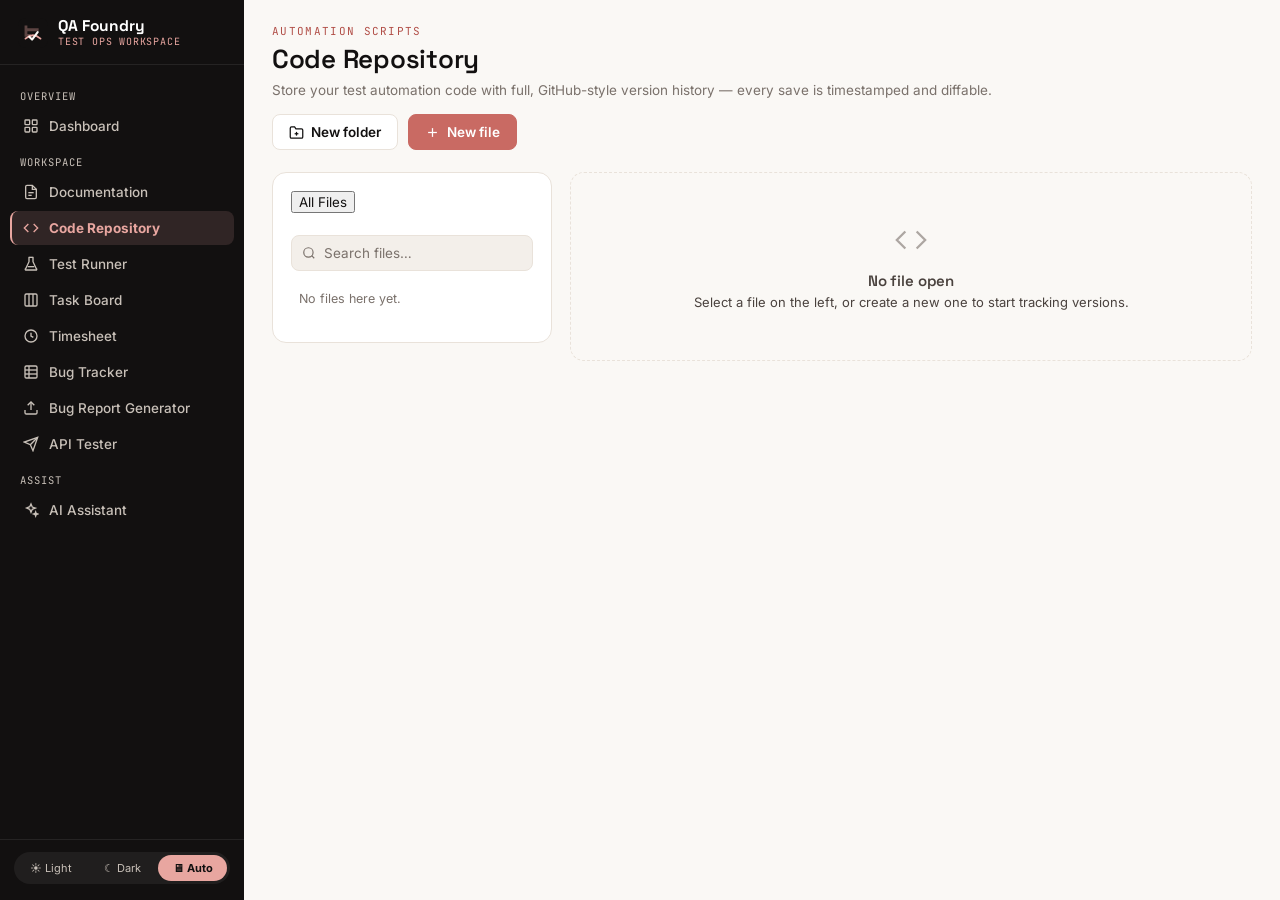
<file: code-repository.html>
<!DOCTYPE html>
<html lang="en">
<head>
<meta charset="UTF-8">
<meta name="viewport" content="width=device-width, initial-scale=1.0">
<title>QA Foundry — Code Repository</title>
<link rel="icon" type="image/svg+xml" href="assets/icons/favicon.svg">
<link rel="stylesheet" href="css/variables.css">
<link rel="stylesheet" href="css/base.css">
<link rel="stylesheet" href="css/layout.css">
<link rel="stylesheet" href="css/components.css">
<link rel="stylesheet" href="css/code-repository.css">
</head>
<body>
<div class="app-shell">
  <div class="sidebar-scrim"></div>
  <aside class="sidebar">
    <div class="brand">
      <img src="assets/icons/logo.svg" alt="QA Foundry logo">
      <div class="brand-text"><span class="name">QA Foundry</span><span class="tag">Test Ops Workspace</span></div>
    </div>
    <nav class="nav-group">
      <div class="nav-label">Overview</div>
      <a class="nav-link" href="index.html">
        <svg viewBox="0 0 24 24" fill="none" stroke="currentColor" stroke-width="2"><rect x="3" y="3" width="7" height="7" rx="1"/><rect x="14" y="3" width="7" height="7" rx="1"/><rect x="3" y="14" width="7" height="7" rx="1"/><rect x="14" y="14" width="7" height="7" rx="1"/></svg>
        Dashboard
      </a>
      <div class="nav-label">Workspace</div>
      <a class="nav-link" href="documentation.html">
        <svg viewBox="0 0 24 24" fill="none" stroke="currentColor" stroke-width="2"><path d="M14 2H6a2 2 0 0 0-2 2v16a2 2 0 0 0 2 2h12a2 2 0 0 0 2-2V8z"/><path d="M14 2v6h6"/><line x1="8" y1="13" x2="16" y2="13"/><line x1="8" y1="17" x2="13" y2="17"/></svg>
        Documentation
      </a>
      <a class="nav-link active" href="code-repository.html">
        <svg viewBox="0 0 24 24" fill="none" stroke="currentColor" stroke-width="2"><polyline points="16 18 22 12 16 6"/><polyline points="8 6 2 12 8 18"/></svg>
        Code Repository
      </a>
      <a class="nav-link" href="test-runner.html">
        <svg viewBox="0 0 24 24" fill="none" stroke="currentColor" stroke-width="2"><path d="M9 2v6.5L4 19a1 1 0 0 0 1 2h14a1 1 0 0 0 1-2l-5-10.5V2"/><line x1="8.5" y1="2" x2="15.5" y2="2"/><line x1="7" y1="16" x2="17" y2="16"/></svg>
        Test Runner
      </a>
      <a class="nav-link" href="todo-board.html">
        <svg viewBox="0 0 24 24" fill="none" stroke="currentColor" stroke-width="2"><rect x="3" y="3" width="18" height="18" rx="2"/><line x1="9" y1="3" x2="9" y2="21"/><line x1="15" y1="3" x2="15" y2="21"/></svg>
        Task Board
      </a>
      <a class="nav-link" href="timesheet.html">
        <svg viewBox="0 0 24 24" fill="none" stroke="currentColor" stroke-width="2"><circle cx="12" cy="12" r="9"/><polyline points="12 7 12 12 15.5 14"/></svg>
        Timesheet
      </a>
      <a class="nav-link" href="bug-tracker.html">
        <svg viewBox="0 0 24 24" fill="none" stroke="currentColor" stroke-width="2"><rect x="3" y="3" width="18" height="18" rx="2"/><line x1="3" y1="9" x2="21" y2="9"/><line x1="3" y1="15" x2="21" y2="15"/><line x1="9" y1="3" x2="9" y2="21"/></svg>
        Bug Tracker
      </a>
      <a class="nav-link" href="bug-generator.html">
        <svg viewBox="0 0 24 24" fill="none" stroke="currentColor" stroke-width="2"><path d="M21 15v4a2 2 0 0 1-2 2H5a2 2 0 0 1-2-2v-4"/><polyline points="17 8 12 3 7 8"/><line x1="12" y1="3" x2="12" y2="15"/></svg>
        Bug Report Generator
      </a>
      <a class="nav-link" href="api-tester.html">
        <svg viewBox="0 0 24 24" fill="none" stroke="currentColor" stroke-width="2"><line x1="22" y1="2" x2="11" y2="13"/><polygon points="22 2 15 22 11 13 2 9 22 2"/></svg>
        API Tester
      </a>
      <div class="nav-label">Assist</div>
      <a class="nav-link" href="ai-assistant.html">
        <svg viewBox="0 0 24 24" fill="none" stroke="currentColor" stroke-width="2"><path d="M12 3l1.9 4.6L18.5 9l-4.6 1.9L12 15.5l-1.9-4.6L5.5 9l4.6-1.9L12 3z"/><path d="M19 15l.8 2.2L22 18l-2.2.8L19 21l-.8-2.2L16 18l2.2-.8L19 15z"/></svg>
        AI Assistant
      </a>
    </nav>
    <div class="sidebar-foot">
      <div class="theme-switch">
        <button data-mode="light">☀ Light</button>
        <button data-mode="dark">☾ Dark</button>
        <button data-mode="system">🖥 Auto</button>
      </div>
    </div>
  </aside>

  <div class="main-area">
    <header class="topbar">
      <div class="brand"><img src="assets/icons/logo.svg" alt="logo"><div class="brand-text"><span class="name">QA Foundry</span></div></div>
      <button class="menu-toggle" aria-label="Open menu"><svg viewBox="0 0 24 24" fill="none" stroke="currentColor" stroke-width="2"><line x1="3" y1="12" x2="21" y2="12"/><line x1="3" y1="6" x2="21" y2="6"/><line x1="3" y1="18" x2="21" y2="18"/></svg></button>
    </header>

    <main class="page-content">
      <div class="page-header">
        <div>
          <span class="eyebrow">Automation scripts</span>
          <h1>Code Repository</h1>
          <p class="sub">Store your test automation code with full, GitHub-style version history — every save is timestamped and diffable.</p>
        </div>
        <div class="flex gap-10">
          <button class="btn" id="btn-new-folder">
            <svg viewBox="0 0 24 24" fill="none" stroke="currentColor" stroke-width="2"><path d="M22 19a2 2 0 0 1-2 2H4a2 2 0 0 1-2-2V5a2 2 0 0 1 2-2h5l2 3h9a2 2 0 0 1 2 2z"/><line x1="12" y1="11" x2="12" y2="17"/><line x1="9" y1="14" x2="15" y2="14"/></svg>
            New folder
          </button>
          <button class="btn btn-primary" id="btn-new-file">
            <svg viewBox="0 0 24 24" fill="none" stroke="currentColor" stroke-width="2"><line x1="12" y1="5" x2="12" y2="19"/><line x1="5" y1="12" x2="19" y2="12"/></svg>
            New file
          </button>
        </div>
      </div>

      <div class="repo-layout">
        <div class="panel">
          <div class="breadcrumb" id="repo-breadcrumb" style="margin-bottom:10px;">
            <button data-nav="root">All Files</button>
          </div>
          <div class="repo-folder-grid" id="repo-folder-grid"></div>
          <div class="search-box" style="margin-bottom:12px;">
            <svg viewBox="0 0 24 24" fill="none" stroke="currentColor" stroke-width="2"><circle cx="11" cy="11" r="8"/><line x1="21" y1="21" x2="16.65" y2="16.65"/></svg>
            <input type="search" id="repo-search" placeholder="Search files…">
          </div>
          <div class="file-tree" id="file-tree"></div>
        </div>

        <div>
          <div id="no-file-selected" class="empty-state">
            <svg viewBox="0 0 24 24" fill="none" stroke="currentColor" stroke-width="1.6"><polyline points="16 18 22 12 16 6"/><polyline points="8 6 2 12 8 18"/></svg>
            <h3>No file open</h3>
            <p>Select a file on the left, or create a new one to start tracking versions.</p>
          </div>

          <div id="file-editor-wrap" class="hidden">
            <div class="panel" style="margin-bottom:14px;">
              <div class="editor-toolbar">
                <div>
                  <div class="flex gap-8" style="align-items:center;">
                    <h2 id="editing-filename" style="font-size:16px; margin:0;"></h2>
                    <span class="badge badge-outline" id="editing-lang"></span>
                  </div>
                  <div class="meta-row" id="editing-meta" style="margin-top:4px;"></div>
                </div>
                <div class="flex gap-8">
                  <button class="btn btn-sm btn-danger" id="btn-delete-file">Delete</button>
                  <button class="btn btn-sm btn-primary" id="btn-save-version">Save new version</button>
                </div>
              </div>

              <div class="tabs">
                <button class="tab-btn active" data-tab="code">Code</button>
                <button class="tab-btn" data-tab="history">History</button>
                <button class="tab-btn" data-tab="diff">Compare / Diff</button>
              </div>

              <div id="tab-code">
                <textarea class="code-editor" id="code-editor" spellcheck="false"></textarea>
              </div>

              <div id="tab-history" class="hidden">
                <div class="version-list" id="version-list"></div>
              </div>

              <div id="tab-diff" class="hidden">
                <div class="flex gap-10" style="margin-bottom:12px; flex-wrap:wrap;">
                  <div class="field" style="margin:0; min-width:180px;">
                    <label>Compare from</label>
                    <select id="diff-from"></select>
                  </div>
                  <div class="field" style="margin:0; min-width:180px;">
                    <label>Compare to</label>
                    <select id="diff-to"></select>
                  </div>
                  <button class="btn btn-sm" id="btn-run-diff" style="align-self:flex-end;">Compare</button>
                </div>
                <div id="diff-output" class="panel" style="background:var(--bg-sunken);"></div>
              </div>
            </div>
          </div>
        </div>
      </div>
    </main>
  </div>
</div>

<!-- New File Modal -->
<div class="modal-overlay" id="modal-new-file" hidden>
  <div class="modal">
    <div class="modal-head"><h2>New code file</h2><button class="icon-btn" data-close><svg viewBox="0 0 24 24" fill="none" stroke="currentColor" stroke-width="2"><line x1="18" y1="6" x2="6" y2="18"/><line x1="6" y1="6" x2="18" y2="18"/></svg></button></div>
    <div class="modal-body">
      <div class="field" id="field-file-name">
        <label>File name</label>
        <input type="text" id="input-file-name" placeholder="e.g. checkout.spec.js">
        <span class="error-text"></span>
      </div>
      <div class="field">
        <label>Language</label>
        <select id="input-file-lang">
          <option>JavaScript</option><option>TypeScript</option><option>Python</option>
          <option>Java</option><option>C#</option><option>Robot Framework</option>
          <option>Gherkin</option><option>JSON</option><option>YAML</option><option>Other</option>
        </select>
      </div>
      <div class="field">
        <label>Author</label>
        <input type="text" id="input-file-author" placeholder="Your name" maxlength="40">
      </div>
      <div class="field">
        <label>Save to folder</label>
        <select id="input-file-folder"></select>
      </div>
    </div>
    <div class="modal-foot">
      <button class="btn" data-close>Cancel</button>
      <button class="btn btn-primary" id="save-new-file">Create file</button>
    </div>
  </div>
</div>

<!-- New Folder Modal -->
<div class="modal-overlay" id="modal-new-folder" hidden>
  <div class="modal">
    <div class="modal-head"><h2>New folder</h2><button class="icon-btn" data-close><svg viewBox="0 0 24 24" fill="none" stroke="currentColor" stroke-width="2"><line x1="18" y1="6" x2="6" y2="18"/><line x1="6" y1="6" x2="18" y2="18"/></svg></button></div>
    <div class="modal-body">
      <div class="field" id="field-repo-folder-name">
        <label>Folder name</label>
        <input type="text" id="input-repo-folder-name" placeholder="e.g. E2E Suites" maxlength="60">
        <span class="error-text"></span>
      </div>
      <div class="field">
        <label>Folder color</label>
        <div class="swatch-row" id="repo-folder-colors"></div>
      </div>
    </div>
    <div class="modal-foot">
      <button class="btn" data-close>Cancel</button>
      <button class="btn btn-primary" id="save-repo-folder">Create folder</button>
    </div>
  </div>
</div>

<!-- Commit Modal -->
<div class="modal-overlay" id="modal-commit" hidden>
  <div class="modal">
    <div class="modal-head"><h2>Save new version</h2><button class="icon-btn" data-close><svg viewBox="0 0 24 24" fill="none" stroke="currentColor" stroke-width="2"><line x1="18" y1="6" x2="6" y2="18"/><line x1="6" y1="6" x2="18" y2="18"/></svg></button></div>
    <div class="modal-body">
      <div class="field" id="field-commit-msg">
        <label>What changed?</label>
        <input type="text" id="input-commit-msg" placeholder="e.g. Fixed toast race condition with waitForResponse" maxlength="140">
        <span class="error-text"></span>
      </div>
      <div class="field">
        <label>Author</label>
        <input type="text" id="input-commit-author" placeholder="Your name" maxlength="40">
      </div>
    </div>
    <div class="modal-foot">
      <button class="btn" data-close>Cancel</button>
      <button class="btn btn-primary" id="confirm-commit">Save version</button>
    </div>
  </div>
</div>

<script src="js/theme.js"></script>
<script src="js/db.js"></script>
<script src="js/validation.js"></script>
<script src="js/toast.js"></script>
<script src="js/sidebar.js"></script>
<script src="js/code-repository.js"></script>
</body>
</html>
</file>
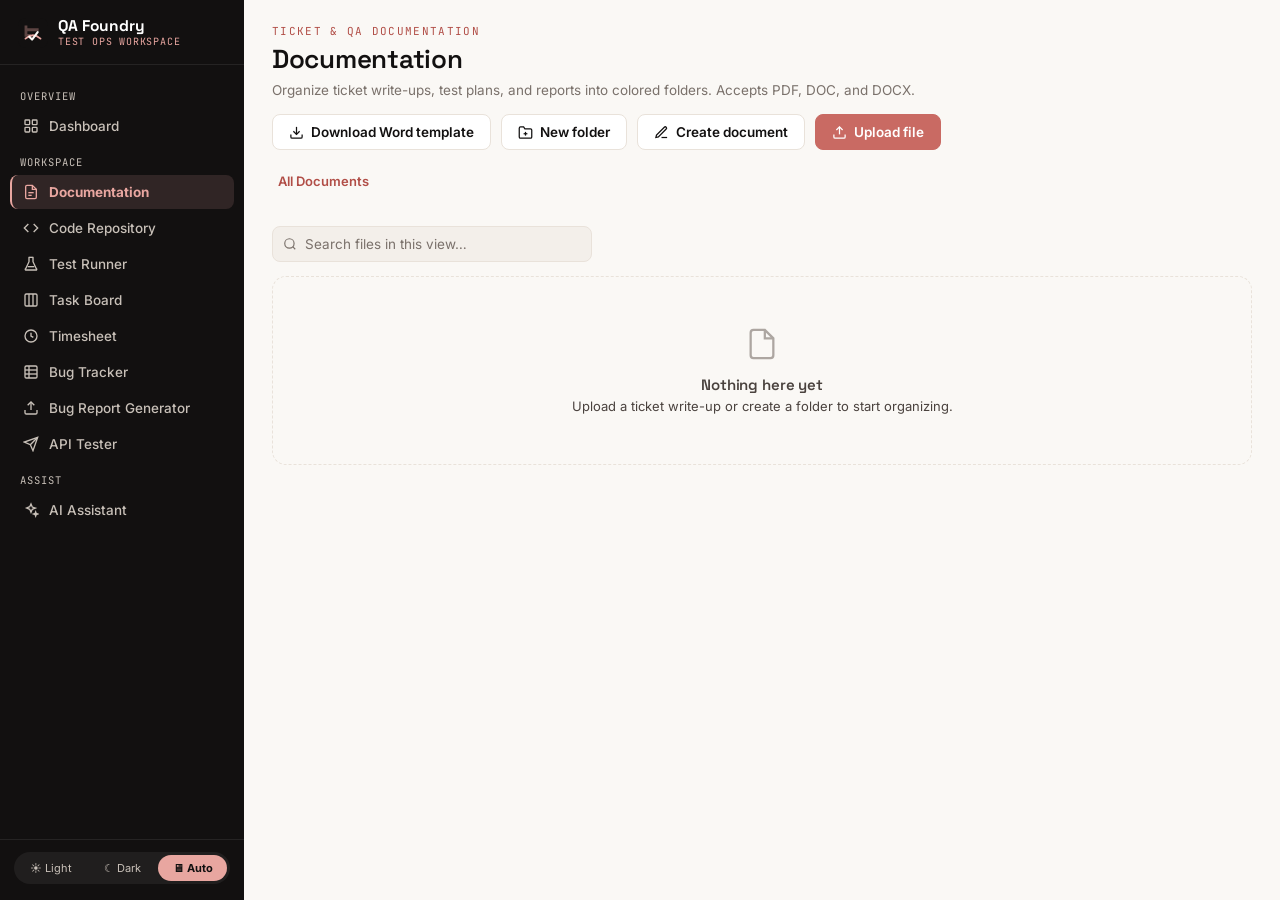
<file: documentation.html>
<!DOCTYPE html>
<html lang="en">
<head>
<meta charset="UTF-8">
<meta name="viewport" content="width=device-width, initial-scale=1.0">
<title>QA Foundry — Documentation</title>
<link rel="icon" type="image/svg+xml" href="assets/icons/favicon.svg">
<link rel="stylesheet" href="css/variables.css">
<link rel="stylesheet" href="css/base.css">
<link rel="stylesheet" href="css/layout.css">
<link rel="stylesheet" href="css/components.css">
<link rel="stylesheet" href="css/documentation.css">
</head>
<body>
<div class="app-shell">
  <div class="sidebar-scrim"></div>
  <aside class="sidebar">
    <div class="brand">
      <img src="assets/icons/logo.svg" alt="QA Foundry logo">
      <div class="brand-text"><span class="name">QA Foundry</span><span class="tag">Test Ops Workspace</span></div>
    </div>
    <nav class="nav-group">
      <div class="nav-label">Overview</div>
      <a class="nav-link" href="index.html">
        <svg viewBox="0 0 24 24" fill="none" stroke="currentColor" stroke-width="2"><rect x="3" y="3" width="7" height="7" rx="1"/><rect x="14" y="3" width="7" height="7" rx="1"/><rect x="3" y="14" width="7" height="7" rx="1"/><rect x="14" y="14" width="7" height="7" rx="1"/></svg>
        Dashboard
      </a>
      <div class="nav-label">Workspace</div>
      <a class="nav-link active" href="documentation.html">
        <svg viewBox="0 0 24 24" fill="none" stroke="currentColor" stroke-width="2"><path d="M14 2H6a2 2 0 0 0-2 2v16a2 2 0 0 0 2 2h12a2 2 0 0 0 2-2V8z"/><path d="M14 2v6h6"/><line x1="8" y1="13" x2="16" y2="13"/><line x1="8" y1="17" x2="13" y2="17"/></svg>
        Documentation
      </a>
      <a class="nav-link" href="code-repository.html">
        <svg viewBox="0 0 24 24" fill="none" stroke="currentColor" stroke-width="2"><polyline points="16 18 22 12 16 6"/><polyline points="8 6 2 12 8 18"/></svg>
        Code Repository
      </a>
      <a class="nav-link" href="test-runner.html">
        <svg viewBox="0 0 24 24" fill="none" stroke="currentColor" stroke-width="2"><path d="M9 2v6.5L4 19a1 1 0 0 0 1 2h14a1 1 0 0 0 1-2l-5-10.5V2"/><line x1="8.5" y1="2" x2="15.5" y2="2"/><line x1="7" y1="16" x2="17" y2="16"/></svg>
        Test Runner
      </a>
      <a class="nav-link" href="todo-board.html">
        <svg viewBox="0 0 24 24" fill="none" stroke="currentColor" stroke-width="2"><rect x="3" y="3" width="18" height="18" rx="2"/><line x1="9" y1="3" x2="9" y2="21"/><line x1="15" y1="3" x2="15" y2="21"/></svg>
        Task Board
      </a>
      <a class="nav-link" href="timesheet.html">
        <svg viewBox="0 0 24 24" fill="none" stroke="currentColor" stroke-width="2"><circle cx="12" cy="12" r="9"/><polyline points="12 7 12 12 15.5 14"/></svg>
        Timesheet
      </a>
      <a class="nav-link" href="bug-tracker.html">
        <svg viewBox="0 0 24 24" fill="none" stroke="currentColor" stroke-width="2"><rect x="3" y="3" width="18" height="18" rx="2"/><line x1="3" y1="9" x2="21" y2="9"/><line x1="3" y1="15" x2="21" y2="15"/><line x1="9" y1="3" x2="9" y2="21"/></svg>
        Bug Tracker
      </a>
      <a class="nav-link" href="bug-generator.html">
        <svg viewBox="0 0 24 24" fill="none" stroke="currentColor" stroke-width="2"><path d="M21 15v4a2 2 0 0 1-2 2H5a2 2 0 0 1-2-2v-4"/><polyline points="17 8 12 3 7 8"/><line x1="12" y1="3" x2="12" y2="15"/></svg>
        Bug Report Generator
      </a>
      <a class="nav-link" href="api-tester.html">
        <svg viewBox="0 0 24 24" fill="none" stroke="currentColor" stroke-width="2"><line x1="22" y1="2" x2="11" y2="13"/><polygon points="22 2 15 22 11 13 2 9 22 2"/></svg>
        API Tester
      </a>
      <div class="nav-label">Assist</div>
      <a class="nav-link" href="ai-assistant.html">
        <svg viewBox="0 0 24 24" fill="none" stroke="currentColor" stroke-width="2"><path d="M12 3l1.9 4.6L18.5 9l-4.6 1.9L12 15.5l-1.9-4.6L5.5 9l4.6-1.9L12 3z"/><path d="M19 15l.8 2.2L22 18l-2.2.8L19 21l-.8-2.2L16 18l2.2-.8L19 15z"/></svg>
        AI Assistant
      </a>
    </nav>
    <div class="sidebar-foot">
      <div class="theme-switch">
        <button data-mode="light">☀ Light</button>
        <button data-mode="dark">☾ Dark</button>
        <button data-mode="system">🖥 Auto</button>
      </div>
    </div>
  </aside>

  <div class="main-area">
    <header class="topbar">
      <div class="brand"><img src="assets/icons/logo.svg" alt="logo"><div class="brand-text"><span class="name">QA Foundry</span></div></div>
      <button class="menu-toggle" aria-label="Open menu"><svg viewBox="0 0 24 24" fill="none" stroke="currentColor" stroke-width="2"><line x1="3" y1="12" x2="21" y2="12"/><line x1="3" y1="6" x2="21" y2="6"/><line x1="3" y1="18" x2="21" y2="18"/></svg></button>
    </header>

    <main class="page-content">
      <div class="page-header">
        <div>
          <span class="eyebrow">Ticket & QA documentation</span>
          <h1>Documentation</h1>
          <p class="sub">Organize ticket write-ups, test plans, and reports into colored folders. Accepts PDF, DOC, and DOCX.</p>
        </div>
        <div class="flex gap-10">
          <a class="btn" href="assets/docs/QA-Ticket-Documentation-Template.docx" download>
            <svg viewBox="0 0 24 24" fill="none" stroke="currentColor" stroke-width="2"><path d="M21 15v4a2 2 0 0 1-2 2H5a2 2 0 0 1-2-2v-4"/><polyline points="7 10 12 15 17 10"/><line x1="12" y1="15" x2="12" y2="3"/></svg>
            Download Word template
          </a>
          <button class="btn" id="btn-new-folder">
            <svg viewBox="0 0 24 24" fill="none" stroke="currentColor" stroke-width="2"><path d="M22 19a2 2 0 0 1-2 2H4a2 2 0 0 1-2-2V5a2 2 0 0 1 2-2h5l2 3h9a2 2 0 0 1 2 2z"/><line x1="12" y1="11" x2="12" y2="17"/><line x1="9" y1="14" x2="15" y2="14"/></svg>
            New folder
          </button>
          <button class="btn" id="btn-create-doc">
            <svg viewBox="0 0 24 24" fill="none" stroke="currentColor" stroke-width="2"><path d="M12 20h9"/><path d="M16.5 3.5a2.12 2.12 0 0 1 3 3L7 19l-4 1 1-4L16.5 3.5z"/></svg>
            Create document
          </button>
          <button class="btn btn-primary" id="btn-upload">
            <svg viewBox="0 0 24 24" fill="none" stroke="currentColor" stroke-width="2"><path d="M21 15v4a2 2 0 0 1-2 2H5a2 2 0 0 1-2-2v-4"/><polyline points="17 8 12 3 7 8"/><line x1="12" y1="3" x2="12" y2="15"/></svg>
            Upload file
          </button>
        </div>
      </div>

      <div class="breadcrumb" id="breadcrumb">
        <button data-nav="root">All Documents</button>
      </div>

      <div class="folder-grid" id="folder-grid"></div>

      <div class="search-box" style="max-width:320px; margin-bottom:14px;">
        <svg viewBox="0 0 24 24" fill="none" stroke="currentColor" stroke-width="2"><circle cx="11" cy="11" r="8"/><line x1="21" y1="21" x2="16.65" y2="16.65"/></svg>
        <input type="search" id="doc-search" placeholder="Search files in this view…">
      </div>

      <div class="file-list" id="file-list"></div>
      <div class="empty-state hidden" id="doc-empty">
        <svg viewBox="0 0 24 24" fill="none" stroke="currentColor" stroke-width="1.6"><path d="M14 2H6a2 2 0 0 0-2 2v16a2 2 0 0 0 2 2h12a2 2 0 0 0 2-2V8z"/><path d="M14 2v6h6"/></svg>
        <h3>Nothing here yet</h3>
        <p>Upload a ticket write-up or create a folder to start organizing.</p>
      </div>
    </main>
  </div>
</div>

<!-- New Folder Modal -->
<div class="modal-overlay" id="modal-folder" hidden>
  <div class="modal">
    <div class="modal-head"><h2>New folder</h2><button class="icon-btn" data-close><svg viewBox="0 0 24 24" fill="none" stroke="currentColor" stroke-width="2"><line x1="18" y1="6" x2="6" y2="18"/><line x1="6" y1="6" x2="18" y2="18"/></svg></button></div>
    <div class="modal-body">
      <div class="field" id="field-folder-name">
        <label>Folder name</label>
        <input type="text" id="input-folder-name" placeholder="e.g. Sprint 24 Tickets" maxlength="60">
        <span class="error-text"></span>
      </div>
      <div class="field">
        <label>Folder color</label>
        <div class="swatch-row" id="folder-colors"></div>
      </div>
    </div>
    <div class="modal-foot">
      <button class="btn" data-close>Cancel</button>
      <button class="btn btn-primary" id="save-folder">Create folder</button>
    </div>
  </div>
</div>

<!-- Upload Modal -->
<div class="modal-overlay" id="modal-upload" hidden>
  <div class="modal">
    <div class="modal-head"><h2>Upload document</h2><button class="icon-btn" data-close><svg viewBox="0 0 24 24" fill="none" stroke="currentColor" stroke-width="2"><line x1="18" y1="6" x2="6" y2="18"/><line x1="6" y1="6" x2="18" y2="18"/></svg></button></div>
    <div class="modal-body">
      <div class="dropzone" id="upload-dropzone">
        <svg viewBox="0 0 24 24" fill="none" stroke="currentColor" stroke-width="2"><path d="M21 15v4a2 2 0 0 1-2 2H5a2 2 0 0 1-2-2v-4"/><polyline points="17 8 12 3 7 8"/><line x1="12" y1="3" x2="12" y2="15"/></svg>
        <div class="dz-title">Click to browse or drag a file here</div>
        <div class="dz-sub">PDF, DOC, or DOCX — up to 20MB</div>
        <input type="file" id="file-input" accept=".pdf,.doc,.docx" hidden>
      </div>
      <div id="selected-file-info" class="text-dim" style="font-size:12.5px; margin-top:10px;"></div>
      <div class="field" style="margin-top:14px;">
        <label>Save to folder</label>
        <select id="upload-folder-select"></select>
      </div>
    </div>
    <div class="modal-foot">
      <button class="btn" data-close>Cancel</button>
      <button class="btn btn-primary" id="confirm-upload" disabled>Upload</button>
    </div>
  </div>
</div>

<!-- Create / Edit Document Modal -->
<div class="modal-overlay" id="modal-create-doc" hidden>
  <div class="modal modal-lg">
    <div class="modal-head"><h2 id="create-doc-title">Create document</h2><button class="icon-btn" data-close><svg viewBox="0 0 24 24" fill="none" stroke="currentColor" stroke-width="2"><line x1="18" y1="6" x2="6" y2="18"/><line x1="6" y1="6" x2="18" y2="18"/></svg></button></div>
    <div class="modal-body">
      <p class="text-dim" style="font-size:12.5px; margin-top:-4px;">Write directly in the app — no need to download the Word template or upload a file. Saves as a Word-compatible .doc you can still download later.</p>
      <div class="field" id="field-doc-title">
        <label>Title</label>
        <input type="text" id="input-doc-title" placeholder="e.g. DSH-012 — Supporting Documents test notes" maxlength="120">
        <span class="error-text"></span>
      </div>
      <div class="field">
        <label>Save to folder</label>
        <select id="doc-folder-select"></select>
      </div>
      <div class="field">
        <label>Body</label>
        <textarea id="input-doc-body" placeholder="Write your notes… press Enter for a new bullet point" style="min-height:220px; resize:vertical;"></textarea>
        <span class="hint">Press Enter to continue as a bulleted list.</span>
      </div>
    </div>
    <div class="modal-foot">
      <button class="btn" data-close>Cancel</button>
      <button class="btn btn-primary" id="save-create-doc">Save document</button>
    </div>
  </div>
</div>

<script src="js/theme.js"></script>
<script src="js/db.js"></script>
<script src="js/validation.js"></script>
<script src="js/toast.js"></script>
<script src="js/sidebar.js"></script>
<script src="js/documentation.js"></script>
</body>
</html>
</file>
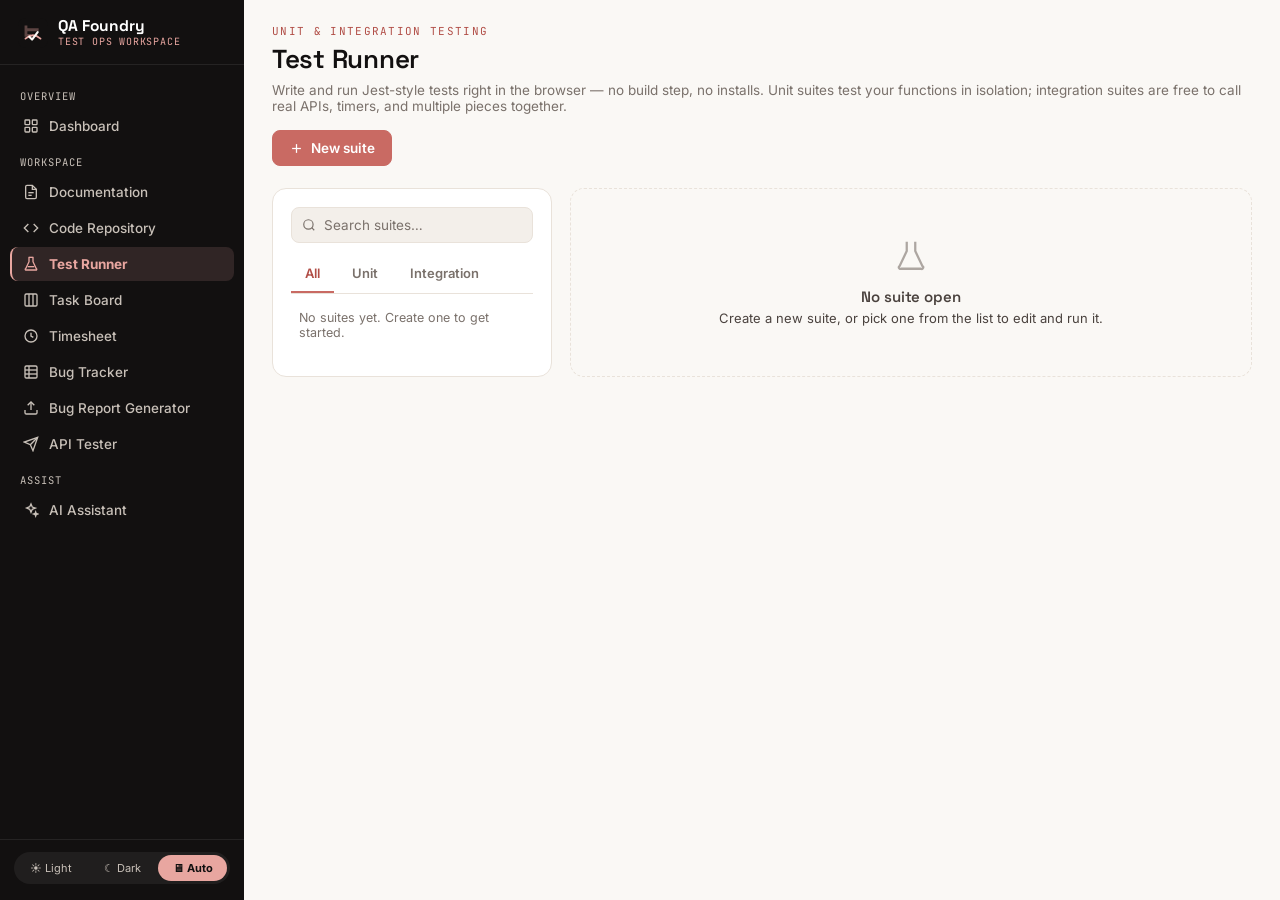
<file: test-runner.html>
<!DOCTYPE html>
<html lang="en">
<head>
<meta charset="UTF-8">
<meta name="viewport" content="width=device-width, initial-scale=1.0">
<title>QA Foundry — Test Runner</title>
<link rel="icon" type="image/svg+xml" href="assets/icons/favicon.svg">
<link rel="stylesheet" href="css/variables.css">
<link rel="stylesheet" href="css/base.css">
<link rel="stylesheet" href="css/layout.css">
<link rel="stylesheet" href="css/components.css">
<link rel="stylesheet" href="css/test-runner.css">
</head>
<body>
<div class="app-shell">
  <div class="sidebar-scrim"></div>
  <aside class="sidebar">
    <div class="brand">
      <img src="assets/icons/logo.svg" alt="QA Foundry logo">
      <div class="brand-text"><span class="name">QA Foundry</span><span class="tag">Test Ops Workspace</span></div>
    </div>
    <nav class="nav-group">
      <div class="nav-label">Overview</div>
      <a class="nav-link" href="index.html">
        <svg viewBox="0 0 24 24" fill="none" stroke="currentColor" stroke-width="2"><rect x="3" y="3" width="7" height="7" rx="1"/><rect x="14" y="3" width="7" height="7" rx="1"/><rect x="3" y="14" width="7" height="7" rx="1"/><rect x="14" y="14" width="7" height="7" rx="1"/></svg>
        Dashboard
      </a>
      <div class="nav-label">Workspace</div>
      <a class="nav-link" href="documentation.html">
        <svg viewBox="0 0 24 24" fill="none" stroke="currentColor" stroke-width="2"><path d="M14 2H6a2 2 0 0 0-2 2v16a2 2 0 0 0 2 2h12a2 2 0 0 0 2-2V8z"/><path d="M14 2v6h6"/><line x1="8" y1="13" x2="16" y2="13"/><line x1="8" y1="17" x2="13" y2="17"/></svg>
        Documentation
      </a>
      <a class="nav-link" href="code-repository.html">
        <svg viewBox="0 0 24 24" fill="none" stroke="currentColor" stroke-width="2"><polyline points="16 18 22 12 16 6"/><polyline points="8 6 2 12 8 18"/></svg>
        Code Repository
      </a>
      <a class="nav-link active" href="test-runner.html">
        <svg viewBox="0 0 24 24" fill="none" stroke="currentColor" stroke-width="2"><path d="M9 2v6.5L4 19a1 1 0 0 0 1 2h14a1 1 0 0 0 1-2l-5-10.5V2"/><line x1="8.5" y1="2" x2="15.5" y2="2"/><line x1="7" y1="16" x2="17" y2="16"/></svg>
        Test Runner
      </a>
      <a class="nav-link" href="todo-board.html">
        <svg viewBox="0 0 24 24" fill="none" stroke="currentColor" stroke-width="2"><rect x="3" y="3" width="18" height="18" rx="2"/><line x1="9" y1="3" x2="9" y2="21"/><line x1="15" y1="3" x2="15" y2="21"/></svg>
        Task Board
      </a>
      <a class="nav-link" href="timesheet.html">
        <svg viewBox="0 0 24 24" fill="none" stroke="currentColor" stroke-width="2"><circle cx="12" cy="12" r="9"/><polyline points="12 7 12 12 15.5 14"/></svg>
        Timesheet
      </a>
      <a class="nav-link" href="bug-tracker.html">
        <svg viewBox="0 0 24 24" fill="none" stroke="currentColor" stroke-width="2"><rect x="3" y="3" width="18" height="18" rx="2"/><line x1="3" y1="9" x2="21" y2="9"/><line x1="3" y1="15" x2="21" y2="15"/><line x1="9" y1="3" x2="9" y2="21"/></svg>
        Bug Tracker
      </a>
      <a class="nav-link" href="bug-generator.html">
        <svg viewBox="0 0 24 24" fill="none" stroke="currentColor" stroke-width="2"><path d="M21 15v4a2 2 0 0 1-2 2H5a2 2 0 0 1-2-2v-4"/><polyline points="17 8 12 3 7 8"/><line x1="12" y1="3" x2="12" y2="15"/></svg>
        Bug Report Generator
      </a>
      <a class="nav-link" href="api-tester.html">
        <svg viewBox="0 0 24 24" fill="none" stroke="currentColor" stroke-width="2"><line x1="22" y1="2" x2="11" y2="13"/><polygon points="22 2 15 22 11 13 2 9 22 2"/></svg>
        API Tester
      </a>
      <div class="nav-label">Assist</div>
      <a class="nav-link" href="ai-assistant.html">
        <svg viewBox="0 0 24 24" fill="none" stroke="currentColor" stroke-width="2"><path d="M12 3l1.9 4.6L18.5 9l-4.6 1.9L12 15.5l-1.9-4.6L5.5 9l4.6-1.9L12 3z"/><path d="M19 15l.8 2.2L22 18l-2.2.8L19 21l-.8-2.2L16 18l2.2-.8L19 15z"/></svg>
        AI Assistant
      </a>
    </nav>
    <div class="sidebar-foot">
      <div class="theme-switch">
        <button data-mode="light">☀ Light</button>
        <button data-mode="dark">☾ Dark</button>
        <button data-mode="system">🖥 Auto</button>
      </div>
    </div>
  </aside>

  <div class="main-area">
    <header class="topbar">
      <div class="brand"><img src="assets/icons/logo.svg" alt="logo"><div class="brand-text"><span class="name">QA Foundry</span></div></div>
      <button class="menu-toggle" aria-label="Open menu"><svg viewBox="0 0 24 24" fill="none" stroke="currentColor" stroke-width="2"><line x1="3" y1="12" x2="21" y2="12"/><line x1="3" y1="6" x2="21" y2="6"/><line x1="3" y1="18" x2="21" y2="18"/></svg></button>
    </header>

    <main class="page-content">
      <div class="page-header">
        <div>
          <span class="eyebrow">Unit & integration testing</span>
          <h1>Test Runner</h1>
          <p class="sub">Write and run Jest-style tests right in the browser — no build step, no installs. Unit suites test your functions in isolation; integration suites are free to call real APIs, timers, and multiple pieces together.</p>
        </div>
        <button class="btn btn-primary" id="btn-new-suite">
          <svg viewBox="0 0 24 24" fill="none" stroke="currentColor" stroke-width="2"><line x1="12" y1="5" x2="12" y2="19"/><line x1="5" y1="12" x2="19" y2="12"/></svg>
          New suite
        </button>
      </div>

      <div class="tr-layout">
        <div class="panel">
          <div class="search-box" style="margin-bottom:12px;">
            <svg viewBox="0 0 24 24" fill="none" stroke="currentColor" stroke-width="2"><circle cx="11" cy="11" r="8"/><line x1="21" y1="21" x2="16.65" y2="16.65"/></svg>
            <input type="search" id="tr-search" placeholder="Search suites…">
          </div>
          <div class="tabs" style="margin-bottom:8px;">
            <button class="tab-btn active" data-filter="all">All</button>
            <button class="tab-btn" data-filter="unit">Unit</button>
            <button class="tab-btn" data-filter="integration">Integration</button>
          </div>
          <div class="suite-list" id="suite-list"></div>
        </div>

        <div>
          <div id="no-suite-selected" class="empty-state">
            <svg viewBox="0 0 24 24" fill="none" stroke="currentColor" stroke-width="1.6"><path d="M9 2v6.5L4 19a1 1 0 0 0 1 2h14a1 1 0 0 0 1-2l-5-10.5V2"/></svg>
            <h3>No suite open</h3>
            <p>Create a new suite, or pick one from the list to edit and run it.</p>
          </div>

          <div id="suite-editor-wrap" class="hidden">
            <div class="panel">
              <div class="tr-toolbar">
                <div>
                  <div class="flex gap-8" style="align-items:center;">
                    <h2 id="editing-suite-name" style="font-size:16px; margin:0;"></h2>
                    <span class="badge badge-outline" id="editing-suite-type"></span>
                  </div>
                  <div class="meta-row" id="editing-suite-meta" style="margin-top:4px;"></div>
                </div>
                <div class="flex gap-8" style="flex-wrap:wrap;">
                  <button class="btn btn-sm" id="btn-import-repo">Import from Code Repository</button>
                  <label class="btn btn-sm" style="cursor:pointer; margin:0;">
                    Upload file
                    <input type="file" id="btn-import-upload" accept=".js,.ts,.jsx,.tsx,.py,.java,.cs,.txt,.json,.yml,.yaml,.feature" hidden>
                  </label>
                  <button class="btn btn-sm" id="btn-load-template">Load template</button>
                  <button class="btn btn-sm btn-danger" id="btn-delete-suite">Delete</button>
                  <button class="btn btn-sm" id="btn-save-suite">Save</button>
                  <button class="btn btn-sm btn-primary" id="btn-run-suite">
                    <svg viewBox="0 0 24 24" fill="none" stroke="currentColor" stroke-width="2" width="14" height="14"><polygon points="5 3 19 12 5 21 5 3"/></svg>
                    Run
                  </button>
                </div>
              </div>

              <p class="text-dim" style="font-size:11.5px; margin:-4px 0 10px;">You can also paste code directly into the editor below (Ctrl/Cmd+V).</p>

              <textarea class="tr-editor" id="suite-code" spellcheck="false"></textarea>

              <div id="run-output" class="hidden" style="margin-top:16px;">
                <div class="summary-bar" id="summary-bar"></div>
                <div id="run-errors"></div>
                <div id="result-list"></div>
              </div>
            </div>
          </div>
        </div>
      </div>
    </main>
  </div>
</div>

<!-- Import from Code Repository Modal -->
<div class="modal-overlay" id="modal-import-repo" hidden>
  <div class="modal">
    <div class="modal-head"><h2>Import from Code Repository</h2><button class="icon-btn" data-close><svg viewBox="0 0 24 24" fill="none" stroke="currentColor" stroke-width="2"><line x1="18" y1="6" x2="6" y2="18"/><line x1="6" y1="6" x2="18" y2="18"/></svg></button></div>
    <div class="modal-body">
      <p class="text-dim" style="font-size:12.5px; margin-bottom:10px;">Pick a saved file — its latest version will be inserted at your cursor.</p>
      <div class="suite-list" id="import-repo-list" style="max-height:340px;"></div>
    </div>
    <div class="modal-foot">
      <button class="btn" data-close>Cancel</button>
    </div>
  </div>
</div>

<!-- New Suite Modal -->
<div class="modal-overlay" id="modal-new-suite" hidden>
  <div class="modal">
    <div class="modal-head"><h2>New test suite</h2><button class="icon-btn" data-close><svg viewBox="0 0 24 24" fill="none" stroke="currentColor" stroke-width="2"><line x1="18" y1="6" x2="6" y2="18"/><line x1="6" y1="6" x2="18" y2="18"/></svg></button></div>
    <div class="modal-body">
      <div class="field" id="field-suite-name">
        <label>Suite name</label>
        <input type="text" id="input-suite-name" placeholder="e.g. cart-total.unit.test.js">
        <span class="error-text"></span>
      </div>
      <div class="field">
        <label>Type</label>
        <select id="input-suite-type">
          <option value="unit">Unit test</option>
          <option value="integration">Integration test</option>
        </select>
        <span class="hint">Unit: test a function in isolation. Integration: exercise real requests, multiple functions, or a full flow together.</span>
      </div>
    </div>
    <div class="modal-foot">
      <button class="btn" data-close>Cancel</button>
      <button class="btn btn-primary" id="save-new-suite">Create suite</button>
    </div>
  </div>
</div>

<script src="js/theme.js"></script>
<script src="js/db.js"></script>
<script src="js/validation.js"></script>
<script src="js/toast.js"></script>
<script src="js/sidebar.js"></script>
<script src="js/test-engine.js"></script>
<script src="js/test-runner.js"></script>
</body>
</html>
</file>
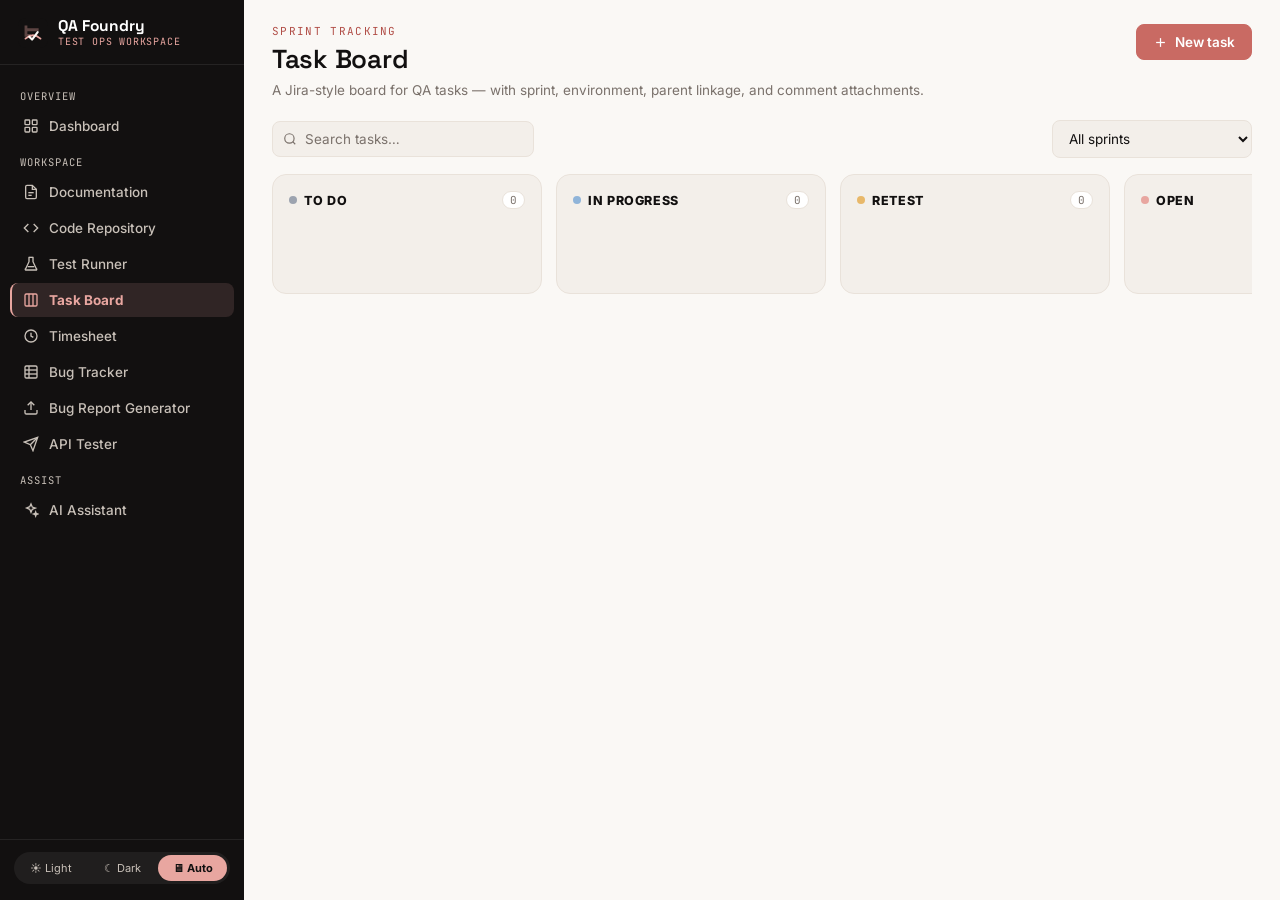
<file: todo-board.html>
<!DOCTYPE html>
<html lang="en">
<head>
<meta charset="UTF-8">
<meta name="viewport" content="width=device-width, initial-scale=1.0">
<title>QA Foundry — Task Board</title>
<link rel="icon" type="image/svg+xml" href="assets/icons/favicon.svg">
<link rel="stylesheet" href="css/variables.css">
<link rel="stylesheet" href="css/base.css">
<link rel="stylesheet" href="css/layout.css">
<link rel="stylesheet" href="css/components.css">
<link rel="stylesheet" href="css/todo-board.css">
</head>
<body>
<div class="app-shell">
  <div class="sidebar-scrim"></div>
  <aside class="sidebar">
    <div class="brand">
      <img src="assets/icons/logo.svg" alt="QA Foundry logo">
      <div class="brand-text"><span class="name">QA Foundry</span><span class="tag">Test Ops Workspace</span></div>
    </div>
    <nav class="nav-group">
      <div class="nav-label">Overview</div>
      <a class="nav-link" href="index.html">
        <svg viewBox="0 0 24 24" fill="none" stroke="currentColor" stroke-width="2"><rect x="3" y="3" width="7" height="7" rx="1"/><rect x="14" y="3" width="7" height="7" rx="1"/><rect x="3" y="14" width="7" height="7" rx="1"/><rect x="14" y="14" width="7" height="7" rx="1"/></svg>
        Dashboard
      </a>
      <div class="nav-label">Workspace</div>
      <a class="nav-link" href="documentation.html">
        <svg viewBox="0 0 24 24" fill="none" stroke="currentColor" stroke-width="2"><path d="M14 2H6a2 2 0 0 0-2 2v16a2 2 0 0 0 2 2h12a2 2 0 0 0 2-2V8z"/><path d="M14 2v6h6"/><line x1="8" y1="13" x2="16" y2="13"/><line x1="8" y1="17" x2="13" y2="17"/></svg>
        Documentation
      </a>
      <a class="nav-link" href="code-repository.html">
        <svg viewBox="0 0 24 24" fill="none" stroke="currentColor" stroke-width="2"><polyline points="16 18 22 12 16 6"/><polyline points="8 6 2 12 8 18"/></svg>
        Code Repository
      </a>
      <a class="nav-link" href="test-runner.html">
        <svg viewBox="0 0 24 24" fill="none" stroke="currentColor" stroke-width="2"><path d="M9 2v6.5L4 19a1 1 0 0 0 1 2h14a1 1 0 0 0 1-2l-5-10.5V2"/><line x1="8.5" y1="2" x2="15.5" y2="2"/><line x1="7" y1="16" x2="17" y2="16"/></svg>
        Test Runner
      </a>
      <a class="nav-link active" href="todo-board.html">
        <svg viewBox="0 0 24 24" fill="none" stroke="currentColor" stroke-width="2"><rect x="3" y="3" width="18" height="18" rx="2"/><line x1="9" y1="3" x2="9" y2="21"/><line x1="15" y1="3" x2="15" y2="21"/></svg>
        Task Board
      </a>
      <a class="nav-link" href="timesheet.html">
        <svg viewBox="0 0 24 24" fill="none" stroke="currentColor" stroke-width="2"><circle cx="12" cy="12" r="9"/><polyline points="12 7 12 12 15.5 14"/></svg>
        Timesheet
      </a>
      <a class="nav-link" href="bug-tracker.html">
        <svg viewBox="0 0 24 24" fill="none" stroke="currentColor" stroke-width="2"><rect x="3" y="3" width="18" height="18" rx="2"/><line x1="3" y1="9" x2="21" y2="9"/><line x1="3" y1="15" x2="21" y2="15"/><line x1="9" y1="3" x2="9" y2="21"/></svg>
        Bug Tracker
      </a>
      <a class="nav-link" href="bug-generator.html">
        <svg viewBox="0 0 24 24" fill="none" stroke="currentColor" stroke-width="2"><path d="M21 15v4a2 2 0 0 1-2 2H5a2 2 0 0 1-2-2v-4"/><polyline points="17 8 12 3 7 8"/><line x1="12" y1="3" x2="12" y2="15"/></svg>
        Bug Report Generator
      </a>
      <a class="nav-link" href="api-tester.html">
        <svg viewBox="0 0 24 24" fill="none" stroke="currentColor" stroke-width="2"><line x1="22" y1="2" x2="11" y2="13"/><polygon points="22 2 15 22 11 13 2 9 22 2"/></svg>
        API Tester
      </a>
      <div class="nav-label">Assist</div>
      <a class="nav-link" href="ai-assistant.html">
        <svg viewBox="0 0 24 24" fill="none" stroke="currentColor" stroke-width="2"><path d="M12 3l1.9 4.6L18.5 9l-4.6 1.9L12 15.5l-1.9-4.6L5.5 9l4.6-1.9L12 3z"/><path d="M19 15l.8 2.2L22 18l-2.2.8L19 21l-.8-2.2L16 18l2.2-.8L19 15z"/></svg>
        AI Assistant
      </a>
    </nav>
    <div class="sidebar-foot">
      <div class="theme-switch">
        <button data-mode="light">☀ Light</button>
        <button data-mode="dark">☾ Dark</button>
        <button data-mode="system">🖥 Auto</button>
      </div>
    </div>
  </aside>

  <div class="main-area">
    <header class="topbar">
      <div class="brand"><img src="assets/icons/logo.svg" alt="logo"><div class="brand-text"><span class="name">QA Foundry</span></div></div>
      <button class="menu-toggle" aria-label="Open menu"><svg viewBox="0 0 24 24" fill="none" stroke="currentColor" stroke-width="2"><line x1="3" y1="12" x2="21" y2="12"/><line x1="3" y1="6" x2="21" y2="6"/><line x1="3" y1="18" x2="21" y2="18"/></svg></button>
    </header>

    <main class="page-content">
      <div class="page-header">
        <div>
          <span class="eyebrow">Sprint tracking</span>
          <h1>Task Board</h1>
          <p class="sub">A Jira-style board for QA tasks — with sprint, environment, parent linkage, and comment attachments.</p>
        </div>
        <button class="btn btn-primary" id="btn-new-task">
          <svg viewBox="0 0 24 24" fill="none" stroke="currentColor" stroke-width="2"><line x1="12" y1="5" x2="12" y2="19"/><line x1="5" y1="12" x2="19" y2="12"/></svg>
          New task
        </button>
      </div>

      <div class="board-toolbar">
        <div class="search-box" style="max-width:280px;">
          <svg viewBox="0 0 24 24" fill="none" stroke="currentColor" stroke-width="2"><circle cx="11" cy="11" r="8"/><line x1="21" y1="21" x2="16.65" y2="16.65"/></svg>
          <input type="search" id="task-search" placeholder="Search tasks…">
        </div>
        <select id="filter-sprint" style="max-width:200px;"><option value="">All sprints</option></select>
      </div>

      <div class="board-scroll" id="board-scroll"></div>
    </main>
  </div>
</div>

<!-- Task Detail / Edit Modal -->
<div class="modal-overlay" id="modal-task" hidden>
  <div class="modal modal-lg">
    <div class="modal-head"><h2 id="task-modal-title">New task</h2><button class="icon-btn" data-close><svg viewBox="0 0 24 24" fill="none" stroke="currentColor" stroke-width="2"><line x1="18" y1="6" x2="6" y2="18"/><line x1="6" y1="6" x2="18" y2="18"/></svg></button></div>
    <div class="modal-body">
      <div class="field" id="field-task-title">
        <label>Title</label>
        <input type="text" id="input-task-title" placeholder="e.g. Verify checkout total after coupon applied" maxlength="140">
        <span class="error-text"></span>
      </div>
      <div class="field">
        <label>Description</label>
        <textarea id="input-task-desc" placeholder="Details, acceptance criteria, steps…"></textarea>
      </div>

      <div class="task-detail-grid">
        <div class="field" style="margin:0;">
          <label>Status</label>
          <select id="input-task-status">
            <option value="todo">To Do</option>
            <option value="inprogress">In Progress</option>
            <option value="retest">Retest</option>
            <option value="open">Open</option>
            <option value="done">Done</option>
            <option value="closed">Closed</option>
          </select>
        </div>
        <div class="field" style="margin:0;">
          <label>Priority</label>
          <select id="input-task-priority"><option>Low</option><option>Medium</option><option selected>High</option><option>Critical</option></select>
        </div>
        <div class="field" style="margin:0;">
          <label>Parent task</label>
          <select id="input-task-parent"><option value="">— None —</option></select>
        </div>
        <div class="field" style="margin:0;">
          <label>Sprint</label>
          <input type="text" id="input-task-sprint" placeholder="e.g. Sprint 24">
        </div>
        <div class="field" style="margin:0;">
          <label>Environment</label>
          <select id="input-task-env"><option>Local</option><option>Dev</option><option>QA</option><option>Staging</option><option>Production</option></select>
        </div>
        <div class="field" style="margin:0;">
          <label>Assignee</label>
          <input type="text" id="input-task-assignee" placeholder="Your name">
        </div>
      </div>

      <div id="comments-section" class="hidden">
        <h3 style="font-size:13.5px; margin-top:14px;">Comments</h3>
        <div class="comment-list" id="comment-list"></div>
        <div class="field" style="margin-top:10px;">
          <textarea id="new-comment-text" placeholder="Add a comment…" style="min-height:50px;"></textarea>
        </div>
        <div class="flex gap-10" style="align-items:center; flex-wrap:wrap;">
          <label class="btn btn-sm" style="cursor:pointer;">
            <svg viewBox="0 0 24 24" fill="none" stroke="currentColor" stroke-width="2"><path d="M23 19a2 2 0 0 1-2 2H3a2 2 0 0 1-2-2V8a2 2 0 0 1 2-2h4l2-3h6l2 3h4a2 2 0 0 1 2 2z"/><circle cx="12" cy="13" r="4"/></svg>
            Attach screenshot / video
            <input type="file" id="comment-attach-input" accept="image/*,video/*" hidden>
          </label>
          <span class="text-dim" id="comment-attach-name" style="font-size:12px;"></span>
          <button class="btn btn-sm btn-primary" id="btn-add-comment" style="margin-left:auto;">Post comment</button>
        </div>
      </div>
    </div>
    <div class="modal-foot">
      <button class="btn btn-danger hidden" id="btn-delete-task">Delete task</button>
      <button class="btn" data-close>Cancel</button>
      <button class="btn btn-primary" id="save-task">Save task</button>
    </div>
  </div>
</div>

<script src="js/theme.js"></script>
<script src="js/db.js"></script>
<script src="js/validation.js"></script>
<script src="js/toast.js"></script>
<script src="js/sidebar.js"></script>
<script src="js/todo-board.js"></script>
</body>
</html>
</file>
<file: css/variables.css>
/* =========================================================
   QA Foundry — Design Tokens
   Palette: Ink (black), Foundry Red (pastel red), Paper (white)
   ========================================================= */

:root {
  /* Brand red ramp (pastel red, used as the single accent) */
  --red-50:  #FBEEEC;
  --red-100: #F6DBD7;
  --red-200: #F0C4BF;
  --red-300: #E8A6A0;   /* core pastel red */
  --red-400: #DC8983;
  --red-500: #C96A63;
  --red-600: #B14E47;
  --red-700: #8C3B35;
  --red-900: #4A211D;

  /* Ink ramp (near-black, never pure #000) */
  --ink-950: #121010;
  --ink-900: #181514;
  --ink-800: #221E1C;
  --ink-700: #2E2926;
  --ink-600: #4A423E;
  --ink-400: #7A716B;
  --ink-200: #C8C0B8;

  /* Paper ramp (near-white, never pure #fff) */
  --paper-0:   #FFFFFF;
  --paper-50:  #FAF8F5;
  --paper-100: #F3EFEA;
  --paper-200: #E9E2DA;

  --radius-sm: 4px;
  --radius-md: 8px;
  --radius-lg: 14px;
  --radius-pill: 999px;

  --shadow-sm: 0 1px 2px rgba(18, 16, 16, 0.08);
  --shadow-md: 0 4px 16px rgba(18, 16, 16, 0.12);
  --shadow-lg: 0 12px 32px rgba(18, 16, 16, 0.18);

  --font-display: "Space Grotesk", "Segoe UI", sans-serif;
  --font-body: "Inter", "Segoe UI", sans-serif;
  --font-mono: "JetBrains Mono", "Consolas", monospace;

  --sidebar-w: 244px;
  --topbar-h: 60px;

  --transition-fast: 140ms ease;
  --transition-med: 240ms cubic-bezier(.4,0,.2,1);
}

/* ---------- LIGHT (default) ---------- */
:root,
[data-theme="light"] {
  --bg-canvas: var(--paper-50);
  --bg-surface: var(--paper-0);
  --bg-surface-raised: var(--paper-0);
  --bg-sunken: var(--paper-100);
  --bg-hover: var(--paper-100);
  --bg-sidebar: var(--ink-950);
  --text-sidebar: var(--paper-100);
  --text-sidebar-dim: var(--ink-200);

  --text-primary: var(--ink-950);
  --text-secondary: var(--ink-600);
  --text-tertiary: var(--ink-400);
  --text-on-accent: var(--paper-0);
  --text-inverse: var(--paper-50);

  --border-default: var(--paper-200);
  --border-strong: var(--ink-200);

  --accent: var(--red-500);
  --accent-strong: var(--red-600);
  --accent-soft: var(--red-100);
  --accent-soft-border: var(--red-200);

  --focus-ring: var(--red-500);
  --scrollbar-thumb: var(--ink-200);
}

/* ---------- DARK ---------- */
[data-theme="dark"] {
  --bg-canvas: var(--ink-950);
  --bg-surface: var(--ink-900);
  --bg-surface-raised: var(--ink-800);
  --bg-sunken: var(--ink-950);
  --bg-hover: var(--ink-700);
  --bg-sidebar: #0D0B0A;
  --text-sidebar: var(--paper-100);
  --text-sidebar-dim: var(--ink-400);

  --text-primary: var(--paper-100);
  --text-secondary: var(--ink-200);
  --text-tertiary: var(--ink-400);
  --text-on-accent: var(--paper-0);
  --text-inverse: var(--ink-950);

  --border-default: var(--ink-700);
  --border-strong: var(--ink-600);

  --accent: var(--red-300);
  --accent-strong: var(--red-200);
  --accent-soft: rgba(232, 166, 160, 0.14);
  --accent-soft-border: rgba(232, 166, 160, 0.3);

  --focus-ring: var(--red-300);
  --scrollbar-thumb: var(--ink-600);
}
</file>
<file: css/base.css>
@import url('https://fonts.googleapis.com/css2?family=Space+Grotesk:wght@500;600;700&family=Inter:wght@400;500;600;700&family=JetBrains+Mono:wght@400;500;600&display=swap');

* { box-sizing: border-box; }
html { -webkit-text-size-adjust: 100%; }

body {
  margin: 0;
  font-family: var(--font-body);
  background: var(--bg-canvas);
  color: var(--text-primary);
  transition: background-color var(--transition-med), color var(--transition-med);
  -webkit-font-smoothing: antialiased;
}

h1, h2, h3, h4 {
  font-family: var(--font-display);
  font-weight: 600;
  margin: 0 0 6px;
  letter-spacing: -0.01em;
}

p { margin: 0 0 10px; color: var(--text-secondary); }
a { color: inherit; text-decoration: none; }

::selection { background: var(--accent); color: var(--text-on-accent); }

::-webkit-scrollbar { width: 10px; height: 10px; }
::-webkit-scrollbar-track { background: transparent; }
::-webkit-scrollbar-thumb { background: var(--scrollbar-thumb); border-radius: var(--radius-pill); }

:focus-visible {
  outline: 2px solid var(--focus-ring);
  outline-offset: 2px;
}

button, input, select, textarea {
  font-family: inherit;
  color: inherit;
}

button { cursor: pointer; }

.mono { font-family: var(--font-mono); }

/* ---------- App shell ---------- */
.app-shell {
  display: flex;
  min-height: 100vh;
}

.main-area {
  flex: 1;
  min-width: 0;
  display: flex;
  flex-direction: column;
}

.page-content {
  padding: 24px 28px 60px;
  max-width: 1400px;
  width: 100%;
  margin: 0 auto;
}

.page-header {
  display: flex;
  align-items: flex-start;
  justify-content: space-between;
  gap: 16px;
  margin-bottom: 22px;
  flex-wrap: wrap;
}

.page-header .eyebrow {
  font-family: var(--font-mono);
  font-size: 11px;
  letter-spacing: 0.12em;
  text-transform: uppercase;
  color: var(--accent-strong);
  margin-bottom: 4px;
  display: block;
}

.page-header h1 { font-size: 26px; }
.page-header .sub { color: var(--text-tertiary); font-size: 13.5px; margin: 0; }

/* ---------- Buttons ---------- */
.btn {
  display: inline-flex;
  align-items: center;
  gap: 7px;
  padding: 9px 16px;
  border-radius: var(--radius-md);
  border: 1px solid var(--border-default);
  background: var(--bg-surface);
  color: var(--text-primary);
  font-size: 13.5px;
  font-weight: 600;
  transition: all var(--transition-fast);
  white-space: nowrap;
}
.btn:hover { background: var(--bg-hover); border-color: var(--border-strong); }
.btn:active { transform: translateY(1px); }
.btn.btn-primary {
  background: var(--accent);
  border-color: var(--accent);
  color: var(--text-on-accent);
}
.btn.btn-primary:hover { background: var(--accent-strong); border-color: var(--accent-strong); }
.btn.btn-ghost { background: transparent; border-color: transparent; }
.btn.btn-danger { color: var(--red-600); border-color: var(--accent-soft-border); }
.btn.btn-danger:hover { background: var(--accent-soft); }
.btn.btn-sm { padding: 6px 11px; font-size: 12.5px; }
.btn:disabled { opacity: 0.5; cursor: not-allowed; }
.btn svg { width: 15px; height: 15px; flex-shrink: 0; }

.icon-btn {
  display: inline-flex;
  align-items: center;
  justify-content: center;
  width: 32px;
  height: 32px;
  border-radius: var(--radius-md);
  border: 1px solid transparent;
  background: transparent;
  color: var(--text-secondary);
}
.icon-btn:hover { background: var(--bg-hover); color: var(--text-primary); }
.icon-btn svg { width: 16px; height: 16px; }

/* ---------- Cards / surfaces ---------- */
.card {
  background: var(--bg-surface);
  border: 1px solid var(--border-default);
  border-radius: var(--radius-lg);
}

.panel {
  background: var(--bg-surface);
  border: 1px solid var(--border-default);
  border-radius: var(--radius-lg);
  padding: 18px;
}

/* ---------- Form fields ---------- */
.field { display: flex; flex-direction: column; gap: 6px; margin-bottom: 14px; }
.field label { font-size: 12.5px; font-weight: 600; color: var(--text-secondary); }
.field .hint { font-size: 11.5px; color: var(--text-tertiary); }
.field .error-text { font-size: 11.5px; color: var(--red-600); display: none; }
.field.has-error .error-text { display: block; }
.field.has-error input,
.field.has-error select,
.field.has-error textarea { border-color: var(--red-500) !important; }

input[type="text"], input[type="search"], input[type="date"], input[type="datetime-local"],
input[type="number"], input[type="url"], input[type="password"], select, textarea {
  background: var(--bg-sunken);
  border: 1px solid var(--border-default);
  border-radius: var(--radius-md);
  padding: 9px 12px;
  font-size: 13.5px;
  color: var(--text-primary);
  width: 100%;
}
textarea { resize: vertical; min-height: 70px; font-family: var(--font-body); }
input::placeholder, textarea::placeholder { color: var(--text-tertiary); }
input:focus, select:focus, textarea:focus { border-color: var(--accent); }

/* ---------- Badges / pills ---------- */
.badge {
  display: inline-flex;
  align-items: center;
  gap: 4px;
  padding: 3px 9px;
  border-radius: var(--radius-pill);
  font-size: 11px;
  font-weight: 700;
  letter-spacing: 0.02em;
  text-transform: uppercase;
  border: 1px solid transparent;
}
.badge.badge-red { background: var(--accent-soft); color: var(--red-600); border-color: var(--accent-soft-border); }
[data-theme="dark"] .badge.badge-red { color: var(--red-300); }
.badge.badge-neutral { background: var(--bg-sunken); color: var(--text-secondary); border-color: var(--border-default); }
.badge.badge-outline { background: transparent; border-color: var(--border-strong); color: var(--text-secondary); }

/* ---------- Empty states ---------- */
.empty-state {
  text-align: center;
  padding: 50px 20px;
  color: var(--text-tertiary);
  border: 1.5px dashed var(--border-default);
  border-radius: var(--radius-lg);
}
.empty-state svg { width: 34px; height: 34px; margin-bottom: 10px; opacity: 0.6; }
.empty-state h3 { color: var(--text-secondary); font-size: 15px; margin-bottom: 4px; }
.empty-state p { font-size: 13px; margin: 0; }

/* ---------- Modal ---------- */
.modal-overlay {
  position: fixed; inset: 0;
  background: rgba(18, 16, 16, 0.55);
  backdrop-filter: blur(2px);
  display: flex; align-items: center; justify-content: center;
  z-index: 200;
  padding: 20px;
}
.modal-overlay[hidden] { display: none; }
.modal {
  background: var(--bg-surface);
  border-radius: var(--radius-lg);
  border: 1px solid var(--border-default);
  box-shadow: var(--shadow-lg);
  width: 100%;
  max-width: 520px;
  max-height: 88vh;
  display: flex;
  flex-direction: column;
  animation: modalIn 160ms ease;
}
.modal.modal-lg { max-width: 780px; }
@keyframes modalIn { from { opacity: 0; transform: translateY(8px) scale(0.98);} to { opacity:1; transform:none; } }
.modal-head {
  display: flex; align-items: center; justify-content: space-between;
  padding: 16px 20px; border-bottom: 1px solid var(--border-default);
}
.modal-head h2 { font-size: 16px; }
.modal-body { padding: 20px; overflow-y: auto; }
.modal-foot {
  padding: 14px 20px; border-top: 1px solid var(--border-default);
  display: flex; justify-content: flex-end; gap: 10px;
}

/* ---------- Toasts ---------- */
#toast-stack {
  position: fixed; bottom: 20px; right: 20px;
  display: flex; flex-direction: column; gap: 10px;
  z-index: 500; max-width: 340px;
}
.toast {
  background: var(--ink-950);
  color: var(--paper-50);
  border-radius: var(--radius-md);
  padding: 12px 14px;
  font-size: 13px;
  box-shadow: var(--shadow-lg);
  display: flex; gap: 10px; align-items: flex-start;
  border-left: 3px solid var(--accent);
  animation: toastIn 180ms ease;
}
[data-theme="dark"] .toast { background: var(--ink-800); border: 1px solid var(--border-default); border-left: 3px solid var(--accent); }
.toast.toast-error { border-left-color: var(--red-500); }
.toast.toast-success { border-left-color: #6FAE8E; }
.toast strong { display: block; margin-bottom: 2px; }
@keyframes toastIn { from { opacity: 0; transform: translateX(16px);} to { opacity: 1; transform: none; } }

/* ---------- Utility ---------- */
.flex { display: flex; flex-wrap: wrap; }
.gap-8 { gap: 8px; } .gap-10 { gap: 10px; } .gap-12 { gap: 12px; }
.text-dim { color: var(--text-tertiary); }
.hidden { display: none !important; }
.w-full { width: 100%; }

@media (max-width: 900px) {
  .page-content { padding: 18px 14px 50px; }
}
</file>
<file: css/layout.css>
/* ---------- Sidebar ---------- */
.sidebar {
  width: var(--sidebar-w);
  flex-shrink: 0;
  background: var(--bg-sidebar);
  color: var(--text-sidebar);
  display: flex;
  flex-direction: column;
  position: sticky;
  top: 0;
  height: 100vh;
  z-index: 100;
  transition: transform var(--transition-med);
}

.brand {
  display: flex;
  align-items: center;
  gap: 10px;
  padding: 18px 18px 16px;
  border-bottom: 1px solid rgba(255,255,255,0.08);
}
.brand img { width: 30px; height: 30px; flex-shrink: 0; }
.brand-text { display: flex; flex-direction: column; line-height: 1.15; }
.brand-text .name { font-family: var(--font-display); font-weight: 700; font-size: 15.5px; color: var(--paper-0); }
.brand-text .tag { font-size: 10px; color: var(--red-300); letter-spacing: 0.08em; text-transform: uppercase; font-family: var(--font-mono); }

.nav-group { padding: 14px 10px; overflow-y: auto; flex: 1; }
.nav-label {
  font-size: 10.5px; text-transform: uppercase; letter-spacing: 0.1em;
  color: var(--text-sidebar-dim); padding: 10px 10px 6px;
  font-family: var(--font-mono);
}
.nav-link {
  display: flex; align-items: center; gap: 10px;
  padding: 9px 11px; border-radius: var(--radius-md);
  font-size: 13.5px; font-weight: 500;
  color: var(--text-sidebar-dim);
  margin-bottom: 2px;
  transition: background var(--transition-fast), color var(--transition-fast);
  border-left: 2px solid transparent;
}
.nav-link svg { width: 16px; height: 16px; flex-shrink: 0; }
.nav-link:hover { background: rgba(255,255,255,0.06); color: var(--paper-0); }
.nav-link.active {
  background: rgba(232,166,160,0.14);
  color: var(--red-300);
  border-left-color: var(--red-300);
  font-weight: 700;
}

.sidebar-foot {
  padding: 12px 14px 16px;
  border-top: 1px solid rgba(255,255,255,0.08);
}

.theme-switch {
  display: flex;
  background: rgba(255,255,255,0.06);
  border-radius: var(--radius-pill);
  padding: 3px;
  gap: 2px;
}
.theme-switch button {
  flex: 1;
  border: none;
  background: transparent;
  color: var(--text-sidebar-dim);
  padding: 6px 4px;
  border-radius: var(--radius-pill);
  font-size: 11px;
  display: flex;
  align-items: center;
  justify-content: center;
  gap: 4px;
}
.theme-switch button svg { width: 13px; height: 13px; }
.theme-switch button.active { background: var(--red-300); color: var(--ink-950); font-weight: 700; }

/* ---------- Topbar (mobile) ---------- */
.topbar {
  display: none;
  align-items: center;
  justify-content: space-between;
  height: var(--topbar-h);
  padding: 0 14px;
  background: var(--bg-surface);
  border-bottom: 1px solid var(--border-default);
  position: sticky;
  top: 0;
  z-index: 90;
}
.topbar .brand { border: none; padding: 0; }
.topbar .brand img { width: 24px; height: 24px; }
.topbar .brand-text .name { font-size: 14px; }

.menu-toggle {
  width: 36px; height: 36px;
  border-radius: var(--radius-md);
  border: 1px solid var(--border-default);
  background: var(--bg-surface);
  display: flex; align-items: center; justify-content: center;
}
.menu-toggle svg { width: 18px; height: 18px; }

.sidebar-scrim {
  display: none;
  position: fixed; inset: 0;
  background: rgba(18,16,16,0.5);
  z-index: 95;
}

@media (max-width: 900px) {
  .topbar { display: flex; }
  .sidebar {
    position: fixed;
    top: 0; left: 0;
    transform: translateX(-100%);
  }
  .app-shell.nav-open .sidebar { transform: translateX(0); }
  .app-shell.nav-open .sidebar-scrim { display: block; }
}

@media (min-width: 901px) {
  .menu-toggle { display: none; }
}
</file>
<file: css/components.css>
/* ---------- Stat tiles (dashboard) ---------- */
.stat-grid {
  display: grid;
  grid-template-columns: repeat(auto-fit, minmax(180px, 1fr));
  gap: 14px;
  margin-bottom: 26px;
}
.stat-tile {
  background: var(--bg-surface);
  border: 1px solid var(--border-default);
  border-radius: var(--radius-lg);
  padding: 16px 18px;
  position: relative;
  overflow: hidden;
}
.stat-tile .stat-num { font-family: var(--font-display); font-size: 28px; font-weight: 700; }
.stat-tile .stat-label { font-size: 12px; color: var(--text-tertiary); text-transform: uppercase; letter-spacing: 0.06em; }
.stat-tile .stat-icon {
  position: absolute; right: 14px; top: 14px;
  width: 30px; height: 30px; border-radius: var(--radius-md);
  background: var(--accent-soft); color: var(--accent-strong);
  display: flex; align-items: center; justify-content: center;
}
.stat-tile .stat-icon svg { width: 16px; height: 16px; }

/* ---------- Dropzone ---------- */
.dropzone {
  border: 1.5px dashed var(--border-strong);
  border-radius: var(--radius-lg);
  padding: 26px 16px;
  text-align: center;
  cursor: pointer;
  transition: all var(--transition-fast);
  background: var(--bg-sunken);
}
.dropzone:hover, .dropzone.drag-over {
  border-color: var(--accent);
  background: var(--accent-soft);
}
.dropzone svg { width: 26px; height: 26px; color: var(--accent-strong); margin-bottom: 8px; }
.dropzone .dz-title { font-weight: 600; font-size: 13.5px; }
.dropzone .dz-sub { font-size: 11.5px; color: var(--text-tertiary); }

/* ---------- Tabs ---------- */
.tabs {
  display: flex; gap: 4px;
  border-bottom: 1px solid var(--border-default);
  margin-bottom: 18px;
  overflow-x: auto;
}
.tab-btn {
  padding: 10px 14px;
  font-size: 13px; font-weight: 600;
  color: var(--text-tertiary);
  border-bottom: 2px solid transparent;
  white-space: nowrap;
  background: transparent; border-left: none; border-right: none; border-top: none;
}
.tab-btn.active { color: var(--accent-strong); border-bottom-color: var(--accent); }

/* ---------- Dropdown menu ---------- */
.dropdown { position: relative; display: inline-block; }
.dropdown-menu {
  position: absolute; right: 0; top: calc(100% + 4px);
  background: var(--bg-surface-raised);
  border: 1px solid var(--border-default);
  border-radius: var(--radius-md);
  box-shadow: var(--shadow-md);
  min-width: 170px;
  padding: 5px;
  z-index: 60;
}
.dropdown-menu[hidden] { display: none; }
.dropdown-menu button {
  width: 100%; text-align: left;
  padding: 8px 10px; border-radius: 6px;
  background: none; border: none;
  font-size: 13px; color: var(--text-primary);
  display: flex; align-items: center; gap: 8px;
}
.dropdown-menu button:hover { background: var(--bg-hover); }
.dropdown-menu button svg { width: 14px; height: 14px; }
.dropdown-menu button.danger { color: var(--red-600); }

/* ---------- Color dot / swatches ---------- */
.color-dot { width: 14px; height: 14px; border-radius: 50%; flex-shrink: 0; border: 1px solid rgba(0,0,0,0.12); }
.swatch-row { display: flex; gap: 8px; flex-wrap: wrap; }
.swatch {
  width: 26px; height: 26px; border-radius: 50%;
  border: 2px solid transparent; cursor: pointer;
}
.swatch.selected { border-color: var(--text-primary); box-shadow: 0 0 0 2px var(--bg-surface); }

/* ---------- Avatar ---------- */
.avatar {
  width: 26px; height: 26px; border-radius: 50%;
  background: var(--accent-soft); color: var(--accent-strong);
  display: flex; align-items: center; justify-content: center;
  font-size: 11px; font-weight: 700; flex-shrink: 0;
}

/* ---------- Progress / loading ---------- */
.spinner {
  width: 16px; height: 16px; border-radius: 50%;
  border: 2px solid var(--border-default); border-top-color: var(--accent);
  animation: spin 0.7s linear infinite;
}
@keyframes spin { to { transform: rotate(360deg); } }

/* ---------- Search input with icon ---------- */
.search-box { position: relative; }
.search-box svg {
  position: absolute; left: 11px; top: 50%; transform: translateY(-50%);
  width: 14px; height: 14px; color: var(--text-tertiary);
}
.search-box input { padding-left: 32px; }

/* ---------- Context strip on cards ---------- */
.meta-row { display: flex; align-items: center; gap: 10px; flex-wrap: wrap; font-size: 11.5px; color: var(--text-tertiary); }
.meta-row .dot-sep::before { content: "•"; margin-right: 10px; opacity: .6; }
</file>
<file: css/ai-assistant.css>
.assist-grid { display: grid; grid-template-columns: repeat(auto-fit, minmax(260px, 1fr)); gap: 14px; margin-bottom: 20px; }
.tool-card { cursor: pointer; }
.tool-card .tc-icon { width: 34px; height: 34px; border-radius: var(--radius-md); background: var(--accent-soft); color: var(--accent-strong); display: flex; align-items: center; justify-content: center; margin-bottom: 10px; }
.tool-card .tc-icon svg { width: 18px; height: 18px; }
.tool-card h3 { font-size: 14px; margin-bottom: 3px; }
.tool-card p { font-size: 12px; margin: 0; }

.tool-panel { display: none; }
.tool-panel.active { display: block; }

.result-block { background: var(--bg-sunken); border: 1px solid var(--border-default); border-radius: var(--radius-md); padding: 14px; font-family: var(--font-mono); font-size: 12.5px; white-space: pre-wrap; word-break: break-word; max-height: 420px; overflow-y: auto; }

.gen-checklist { display: flex; flex-direction: column; gap: 6px; }
.gen-checklist .gc-cat { font-weight: 700; font-size: 12px; text-transform: uppercase; letter-spacing: .04em; color: var(--accent-strong); margin-top: 10px; }
.gen-checklist label { display: flex; gap: 8px; align-items: flex-start; font-size: 13px; }

.chat-log { display: flex; flex-direction: column; gap: 10px; max-height: 360px; overflow-y: auto; margin-bottom: 12px; }
.chat-msg { padding: 10px 13px; border-radius: var(--radius-md); font-size: 13px; max-width: 88%; white-space: pre-wrap; word-break: break-word; }
.chat-msg.user { align-self: flex-end; background: var(--accent); color: var(--text-on-accent); }
.chat-msg.ai { align-self: flex-start; background: var(--bg-sunken); border: 1px solid var(--border-default); }
.chat-msg.sys { align-self: center; color: var(--text-tertiary); font-size: 12px; font-style: italic; }

.key-banner { display:flex; gap:10px; align-items:flex-start; padding:12px 14px; border-radius: var(--radius-md); background: var(--accent-soft); border:1px solid var(--accent-soft-border); font-size:12.5px; margin-bottom:14px; }
.key-banner svg { width:16px; height:16px; flex-shrink:0; margin-top:2px; color:var(--accent-strong); }
</file>
<file: css/api-tester.css>
.api-layout { display: grid; grid-template-columns: 260px 1fr; gap: 18px; align-items: start; }
@media (max-width: 950px) { .api-layout { grid-template-columns: 1fr; } }

.history-list { display: flex; flex-direction: column; gap: 6px; max-height: 74vh; overflow-y: auto; }
.history-item { padding: 9px 10px; border-radius: var(--radius-md); border: 1px solid transparent; cursor: pointer; }
.history-item:hover { background: var(--bg-hover); }
.history-item .h-top { display: flex; gap: 8px; align-items: center; }
.method-tag { font-family: var(--font-mono); font-size: 10.5px; font-weight: 800; padding: 1px 6px; border-radius: 4px; flex-shrink: 0; }
.method-GET { background: rgba(143,180,217,0.2); color: #5D8AB8; }
.method-POST { background: rgba(143,184,154,0.2); color: #4E8C64; }
.method-PUT { background: rgba(232,184,106,0.2); color: #B5893C; }
.method-PATCH { background: rgba(176,160,220,0.2); color: #7C63B8; }
.method-DELETE { background: var(--accent-soft); color: var(--red-600); }
[data-theme="dark"] .method-DELETE { color: var(--red-300); }
.history-item .h-url { font-size: 11.5px; color: var(--text-tertiary); white-space: nowrap; overflow: hidden; text-overflow: ellipsis; margin-top: 3px; }

.request-bar { display: flex; gap: 8px; margin-bottom: 14px; }
.request-bar select { max-width: 110px; font-weight: 700; }
.request-bar input { flex: 1; font-family: var(--font-mono); font-size: 13px; }

.kv-row { display: grid; grid-template-columns: 1fr 1fr auto; gap: 8px; margin-bottom: 8px; }
.kv-row input { font-family: var(--font-mono); font-size: 12.5px; }

.response-status { display: flex; align-items: center; gap: 12px; margin-bottom: 12px; flex-wrap: wrap; }
.status-pill { font-family: var(--font-mono); font-weight: 800; font-size: 13px; padding: 4px 10px; border-radius: var(--radius-pill); }
.status-ok { background: rgba(143,184,154,0.2); color: #4E8C64; }
.status-err { background: var(--accent-soft); color: var(--red-600); }
[data-theme="dark"] .status-err { color: var(--red-300); }

.response-body {
  font-family: var(--font-mono); font-size: 12.5px; white-space: pre-wrap; word-break: break-word;
  background: var(--ink-950); color: #E8E4DF; border-radius: var(--radius-md); padding: 14px;
  max-height: 420px; overflow-y: auto;
}
[data-theme="light"] .response-body { background: var(--ink-900); }
</file>
<file: css/bug-tracker.css>
.sheet-wrap { overflow-x: auto; border: 1px solid var(--border-default); border-radius: var(--radius-lg); background: var(--bg-surface); }
.sheet-table { border-collapse: collapse; width: 100%; min-width: 1400px; font-size: 12.5px; }
.sheet-table th {
  position: sticky; top: 0; background: var(--bg-sunken); z-index: 5;
  text-align: left; padding: 9px 10px; font-size: 11px; text-transform: uppercase;
  letter-spacing: 0.04em; color: var(--text-tertiary); border-bottom: 1px solid var(--border-default);
  border-right: 1px solid var(--border-default); cursor: pointer; white-space: nowrap;
}
.sheet-table th:hover { color: var(--accent-strong); }
.sheet-table th .sort-ind { opacity: 0.5; margin-left: 3px; }
.sheet-table td {
  border-right: 1px solid var(--border-default); border-bottom: 1px solid var(--border-default);
  padding: 0; vertical-align: top;
}
.sheet-table tr:nth-child(even) td { background: color-mix(in srgb, var(--bg-sunken) 40%, transparent); }
.cell-input, .cell-select {
  width: 100%; border: none; background: transparent; padding: 8px 10px;
  font-size: 12.5px; color: var(--text-primary); border-radius: 0;
  min-width: 110px;
}
.cell-input:focus, .cell-select:focus { background: var(--accent-soft); outline: 2px solid var(--accent); outline-offset: -2px; }
.cell-input.wide { min-width: 220px; }
td.row-num { color: var(--text-tertiary); text-align: center; font-family: var(--font-mono); background: var(--bg-sunken); min-width: 40px; }
td.row-actions { text-align: center; min-width: 40px; }

.sev-Critical { color: var(--red-600); font-weight: 700; }
[data-theme="dark"] .sev-Critical { color: var(--red-300); }
.sev-High { color: var(--red-500); font-weight: 600; }
.sev-Medium { color: #B5893C; }
.sev-Low { color: var(--text-tertiary); }

.sheet-toolbar { display: flex; justify-content: space-between; gap: 12px; margin-bottom: 14px; flex-wrap: wrap; align-items: center; }
</file>
<file: css/code-repository.css>
.repo-layout { display: grid; grid-template-columns: 280px 1fr; gap: 18px; align-items: start; }
@media (max-width: 900px) { .repo-layout { grid-template-columns: 1fr; } }

.repo-folder-grid { display: grid; grid-template-columns: repeat(auto-fill, minmax(110px, 1fr)); gap: 10px; margin-bottom: 12px; }
.repo-folder-card {
  position: relative; border: 1px solid var(--border-default); background: var(--bg-surface);
  border-radius: var(--radius-md); padding: 10px; cursor: pointer; transition: all var(--transition-fast);
}
.repo-folder-card:hover { border-color: var(--border-strong); box-shadow: var(--shadow-sm); }
.repo-folder-icon { width: 26px; height: 21px; border-radius: 4px 4px 3px 3px; position: relative; margin-bottom: 7px; }
.repo-folder-icon::before { content: ""; position: absolute; top: -5px; left: 0; width: 13px; height: 5px; border-radius: 2px 2px 0 0; background: inherit; }
.repo-folder-name { font-size: 11.5px; font-weight: 700; word-break: break-word; }
.repo-folder-count { font-size: 10px; color: var(--text-tertiary); }
.repo-folder-menu { position: absolute; top: 4px; right: 2px; }

.file-tree { display: flex; flex-direction: column; gap: 6px; max-height: 70vh; overflow-y: auto; }
.tree-item {
  display: flex; align-items: center; gap: 9px;
  padding: 9px 10px; border-radius: var(--radius-md);
  border: 1px solid transparent; cursor: pointer;
}
.tree-item:hover { background: var(--bg-hover); }
.tree-item.active { background: var(--accent-soft); border-color: var(--accent-soft-border); }
.tree-item .lang-dot { width: 8px; height: 8px; border-radius: 50%; flex-shrink: 0; }
.tree-item .t-name { font-size: 13px; font-weight: 600; flex: 1; min-width: 0; overflow: hidden; text-overflow: ellipsis; white-space: nowrap; }
.tree-item .t-ver { font-size: 10.5px; color: var(--text-tertiary); font-family: var(--font-mono); }

.editor-toolbar { display: flex; align-items: center; justify-content: space-between; gap: 10px; margin-bottom: 10px; flex-wrap: wrap; }
.code-editor {
  width: 100%; min-height: 400px;
  font-family: var(--font-mono); font-size: 13px; line-height: 1.6;
  background: var(--ink-950); color: #E8E4DF;
  border-radius: var(--radius-lg); padding: 16px;
  border: 1px solid var(--border-default);
  tab-size: 2;
  resize: vertical;
}
[data-theme="light"] .code-editor { background: var(--ink-900); }

.version-list { display: flex; flex-direction: column; gap: 8px; margin-top: 14px; }
.version-row {
  display: flex; align-items: center; gap: 12px;
  padding: 10px 12px; border: 1px solid var(--border-default);
  border-radius: var(--radius-md); background: var(--bg-surface);
  font-size: 12.5px;
}
.version-row .v-badge {
  font-family: var(--font-mono); font-weight: 700; font-size: 11px;
  background: var(--accent-soft); color: var(--accent-strong);
  padding: 2px 8px; border-radius: var(--radius-pill); flex-shrink: 0;
}
.version-row .v-msg { flex: 1; font-weight: 600; min-width: 0; overflow:hidden; text-overflow:ellipsis; white-space:nowrap; }
.version-row .v-meta { color: var(--text-tertiary); font-family: var(--font-mono); font-size: 11px; white-space: nowrap; }

.diff-line { font-family: var(--font-mono); font-size: 12.5px; white-space: pre-wrap; padding: 1px 8px; border-radius: 3px; }
.diff-add { background: rgba(111,174,142,0.16); color: #6FAE8E; }
.diff-remove { background: rgba(201,106,99,0.16); color: var(--red-600); }
[data-theme="dark"] .diff-remove { color: var(--red-300); }
.diff-context { color: var(--text-tertiary); }
</file>
<file: css/documentation.css>
.doc-toolbar {
  display: flex; align-items: center; justify-content: space-between;
  gap: 12px; margin-bottom: 18px; flex-wrap: wrap;
}
.breadcrumb { display: flex; align-items: center; gap: 6px; font-size: 13px; color: var(--text-tertiary); margin-bottom: 14px; }
.breadcrumb button { background: none; border: none; color: var(--accent-strong); font-weight: 600; font-size: 13px; }
.breadcrumb button:hover { text-decoration: underline; }

.folder-grid {
  display: grid; grid-template-columns: repeat(auto-fill, minmax(150px, 1fr));
  gap: 14px; margin-bottom: 22px;
}
.folder-card {
  position: relative;
  border: 1px solid var(--border-default);
  background: var(--bg-surface);
  border-radius: var(--radius-lg);
  padding: 14px;
  cursor: pointer;
  transition: all var(--transition-fast);
}
.folder-card:hover { border-color: var(--border-strong); box-shadow: var(--shadow-sm); transform: translateY(-1px); }
.folder-icon-wrap { width: 38px; height: 30px; border-radius: 5px 5px 4px 4px; position: relative; margin-bottom: 10px; }
.folder-icon-wrap::before {
  content: ""; position: absolute; top: -6px; left: 0; width: 18px; height: 7px;
  border-radius: 3px 3px 0 0; background: inherit;
}
.folder-name { font-weight: 700; font-size: 13.5px; margin-bottom: 2px; word-break: break-word; }
.folder-count { font-size: 11.5px; color: var(--text-tertiary); }
.folder-menu-btn { position: absolute; top: 8px; right: 6px; }

.file-list { display: flex; flex-direction: column; gap: 8px; }
.file-row {
  display: flex; align-items: center; gap: 12px;
  padding: 11px 14px; border-radius: var(--radius-md);
  border: 1px solid var(--border-default); background: var(--bg-surface);
}
.file-row .file-ico {
  width: 34px; height: 34px; border-radius: var(--radius-sm);
  background: var(--accent-soft); color: var(--accent-strong);
  display: flex; align-items: center; justify-content: center; flex-shrink: 0;
  font-size: 10px; font-weight: 800; font-family: var(--font-mono);
}
.file-row .file-info { flex: 1; min-width: 0; }
.file-row .file-name { font-weight: 600; font-size: 13.5px; white-space: nowrap; overflow: hidden; text-overflow: ellipsis; }
.file-row .file-meta { font-size: 11.5px; color: var(--text-tertiary); }
.file-row .file-actions { display: flex; gap: 4px; }

@media (max-width: 600px) {
  .folder-grid { grid-template-columns: repeat(auto-fill, minmax(120px, 1fr)); }
}
</file>
<file: css/test-runner.css>
.tr-layout { display: grid; grid-template-columns: 280px 1fr; gap: 18px; align-items: start; }
@media (max-width: 950px) { .tr-layout { grid-template-columns: 1fr; } }

.suite-list { display: flex; flex-direction: column; gap: 6px; max-height: 72vh; overflow-y: auto; }
.suite-item, .import-item {
  display: flex; align-items: center; gap: 9px;
  padding: 9px 10px; border-radius: var(--radius-md);
  border: 1px solid transparent; cursor: pointer;
}
.suite-item:hover { background: var(--bg-hover); }
.suite-item.active { background: var(--accent-soft); border-color: var(--accent-soft-border); }
.suite-item .si-name { font-size: 13px; font-weight: 600; flex: 1; min-width: 0; overflow: hidden; text-overflow: ellipsis; white-space: nowrap; }
.type-tag { font-size: 9.5px; font-weight: 800; text-transform: uppercase; padding: 2px 6px; border-radius: 4px; flex-shrink: 0; letter-spacing: .03em; }
.type-unit { background: rgba(143,180,217,0.2); color: #5D8AB8; }
.type-integration { background: rgba(176,160,220,0.2); color: #7C63B8; }
.run-dot { width: 8px; height: 8px; border-radius: 50%; flex-shrink: 0; }
.run-pass { background: #4E8C64; }
.run-fail { background: var(--red-500); }
.run-none { background: var(--border-strong); }

.tr-toolbar { display: flex; align-items: center; justify-content: space-between; gap: 10px; margin-bottom: 12px; flex-wrap: wrap; }
.tr-editor {
  width: 100%; min-height: 360px;
  font-family: var(--font-mono); font-size: 13px; line-height: 1.6;
  background: var(--ink-950); color: #E8E4DF;
  border-radius: var(--radius-lg); padding: 16px;
  border: 1px solid var(--border-default);
  tab-size: 2; resize: vertical;
}
[data-theme="light"] .tr-editor { background: var(--ink-900); }

.summary-bar { display: flex; gap: 10px; flex-wrap: wrap; margin: 14px 0; }
.summary-chip { padding: 8px 14px; border-radius: var(--radius-md); font-size: 12.5px; font-weight: 700; border: 1px solid var(--border-default); background: var(--bg-sunken); }
.summary-chip.chip-pass { color: #4E8C64; border-color: rgba(78,140,100,0.3); background: rgba(78,140,100,0.1); }
.summary-chip.chip-fail { color: var(--red-600); border-color: var(--accent-soft-border); background: var(--accent-soft); }
[data-theme="dark"] .summary-chip.chip-fail { color: var(--red-300); }
.summary-chip.chip-skip { color: var(--text-tertiary); }

.result-row { display: flex; align-items: flex-start; gap: 10px; padding: 9px 12px; border-radius: var(--radius-md); border: 1px solid var(--border-default); margin-bottom: 6px; background: var(--bg-surface); }
.result-row.r-fail { border-color: var(--accent-soft-border); background: var(--accent-soft); }
.result-row.r-pass { border-color: rgba(78,140,100,0.25); }
.result-row .r-icon { width: 16px; height: 16px; flex-shrink: 0; margin-top: 1px; }
.result-row .r-body { flex: 1; min-width: 0; }
.result-row .r-name { font-size: 12.5px; font-weight: 600; font-family: var(--font-mono); word-break: break-word; }
.result-row .r-err { font-size: 12px; color: var(--red-600); margin-top: 4px; font-family: var(--font-mono); white-space: pre-wrap; word-break: break-word; }
[data-theme="dark"] .result-row .r-err { color: var(--red-300); }
.result-row .r-time { font-size: 11px; color: var(--text-tertiary); flex-shrink: 0; font-family: var(--font-mono); }
</file>
<file: css/todo-board.css>
.board-toolbar { display: flex; gap: 12px; align-items: center; margin-bottom: 16px; flex-wrap: wrap; justify-content: space-between; }
.board-scroll { display: flex; gap: 14px; overflow-x: auto; padding-bottom: 16px; align-items: flex-start; }
.board-col {
  flex: 0 0 270px; background: var(--bg-sunken);
  border: 1px solid var(--border-default); border-radius: var(--radius-lg);
  padding: 10px; min-height: 120px;
}
.board-col-head { display: flex; align-items: center; justify-content: space-between; padding: 6px 6px 10px; }
.board-col-head .col-title { font-size: 12.5px; font-weight: 800; text-transform: uppercase; letter-spacing: 0.05em; display: flex; align-items: center; gap: 7px; }
.board-col-head .col-count { font-size: 11px; color: var(--text-tertiary); font-family: var(--font-mono); background: var(--bg-surface); padding: 1px 7px; border-radius: var(--radius-pill); border: 1px solid var(--border-default); }
.status-dot { width: 8px; height: 8px; border-radius: 50%; }

.task-card {
  background: var(--bg-surface); border: 1px solid var(--border-default);
  border-radius: var(--radius-md); padding: 11px 12px; margin-bottom: 9px;
  cursor: grab; transition: box-shadow var(--transition-fast), border-color var(--transition-fast);
}
.task-card:hover { border-color: var(--border-strong); box-shadow: var(--shadow-sm); }
.task-card.dragging { opacity: 0.5; }
.task-card .tc-title { font-size: 13px; font-weight: 700; margin-bottom: 6px; }
.task-card .tc-meta { display: flex; align-items: center; gap: 6px; flex-wrap: wrap; }
.tc-tag { font-size: 10px; font-weight: 700; padding: 2px 7px; border-radius: var(--radius-pill); background: var(--bg-sunken); border: 1px solid var(--border-default); color: var(--text-tertiary); }
.tc-tag.priority-high { color: var(--red-600); border-color: var(--accent-soft-border); background: var(--accent-soft); }
[data-theme="dark"] .tc-tag.priority-high { color: var(--red-300); }
.board-col.drag-over { outline: 2px dashed var(--accent); outline-offset: -4px; }

/* ---------- Task detail modal ---------- */
.task-detail-grid { display: grid; grid-template-columns: repeat(2, 1fr); gap: 12px; margin-bottom: 6px; }
@media (max-width: 560px) { .task-detail-grid { grid-template-columns: 1fr; } }

.comment-list { display: flex; flex-direction: column; gap: 12px; margin-top: 10px; max-height: 260px; overflow-y: auto; }
.comment-item { border: 1px solid var(--border-default); border-radius: var(--radius-md); padding: 10px 12px; background: var(--bg-sunken); }
.comment-item .c-head { display: flex; justify-content: space-between; font-size: 11.5px; color: var(--text-tertiary); margin-bottom: 5px; }
.comment-item .c-body { font-size: 13px; white-space: pre-wrap; word-break: break-word; }
.comment-attach { margin-top: 8px; display: flex; gap: 8px; flex-wrap: wrap; }
.comment-attach img { max-width: 130px; border-radius: 6px; border: 1px solid var(--border-default); }
.comment-attach video { max-width: 200px; border-radius: 6px; border: 1px solid var(--border-default); }
</file>
